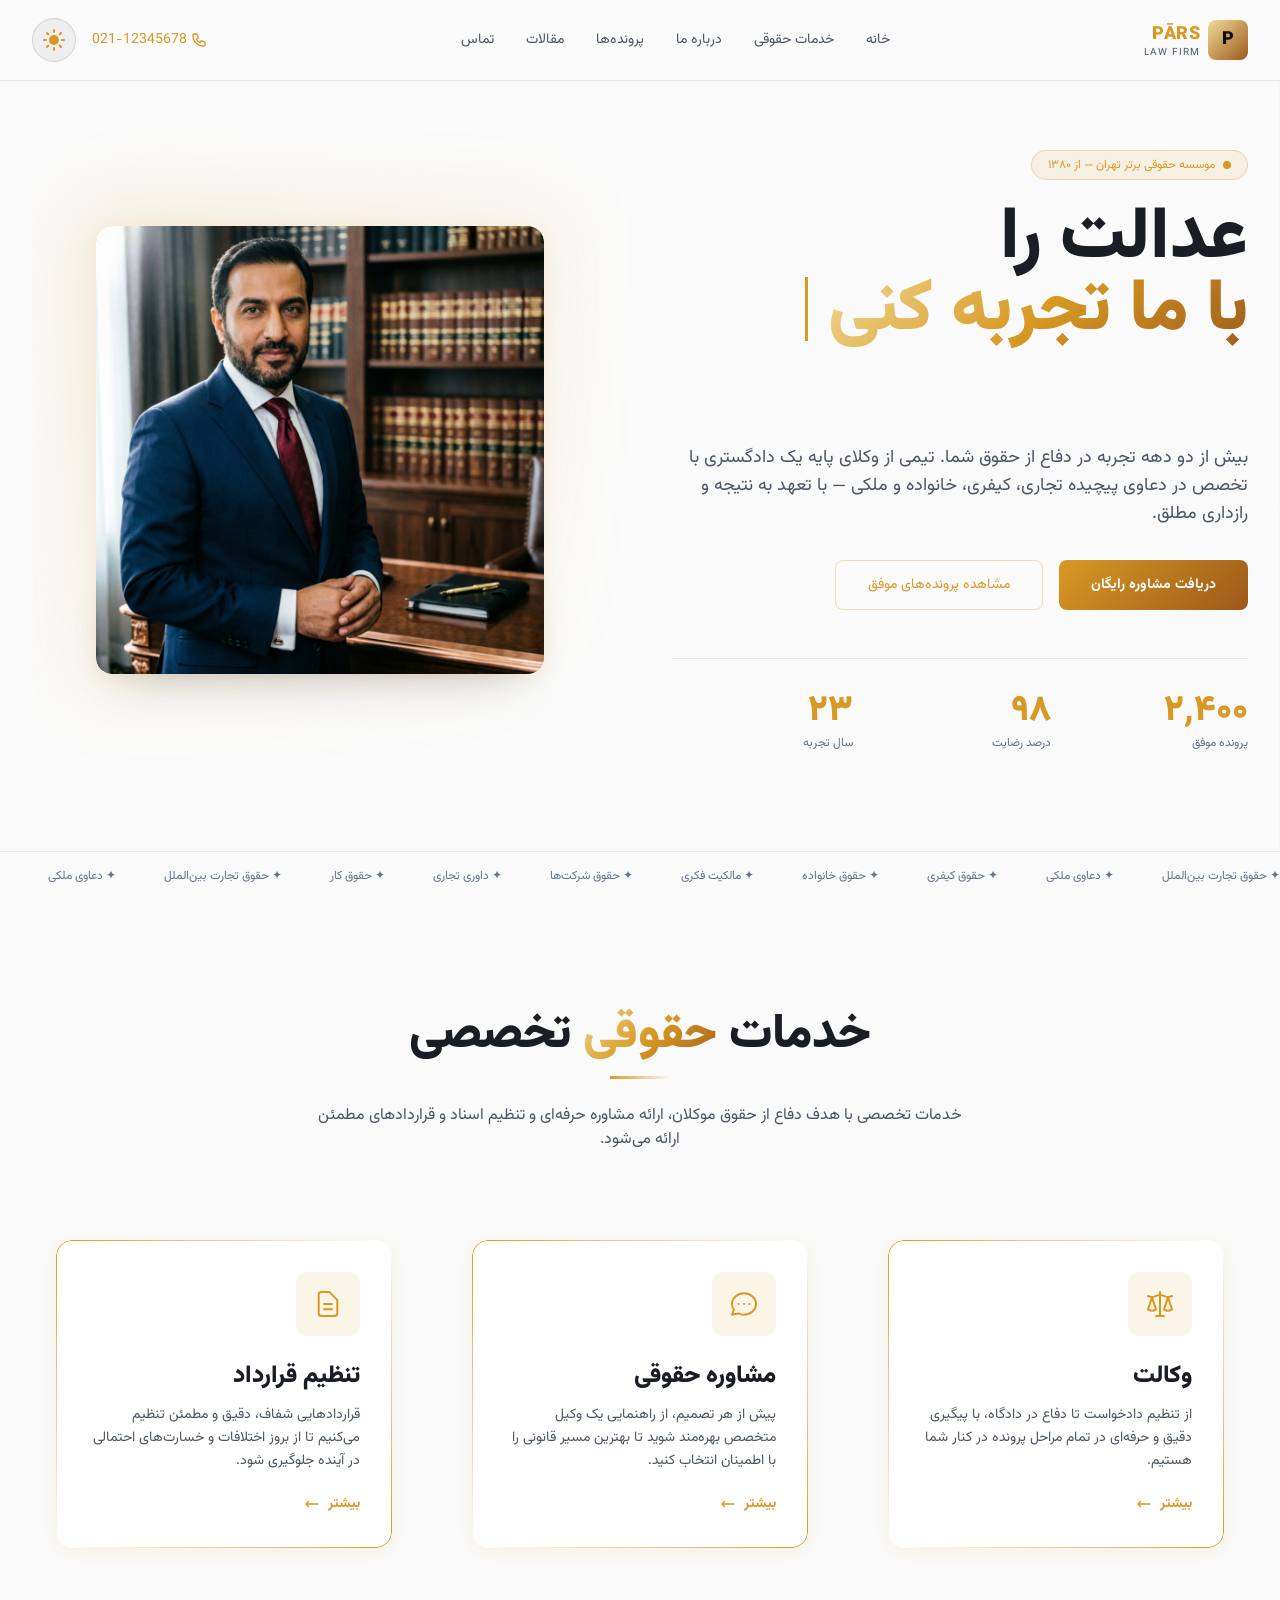
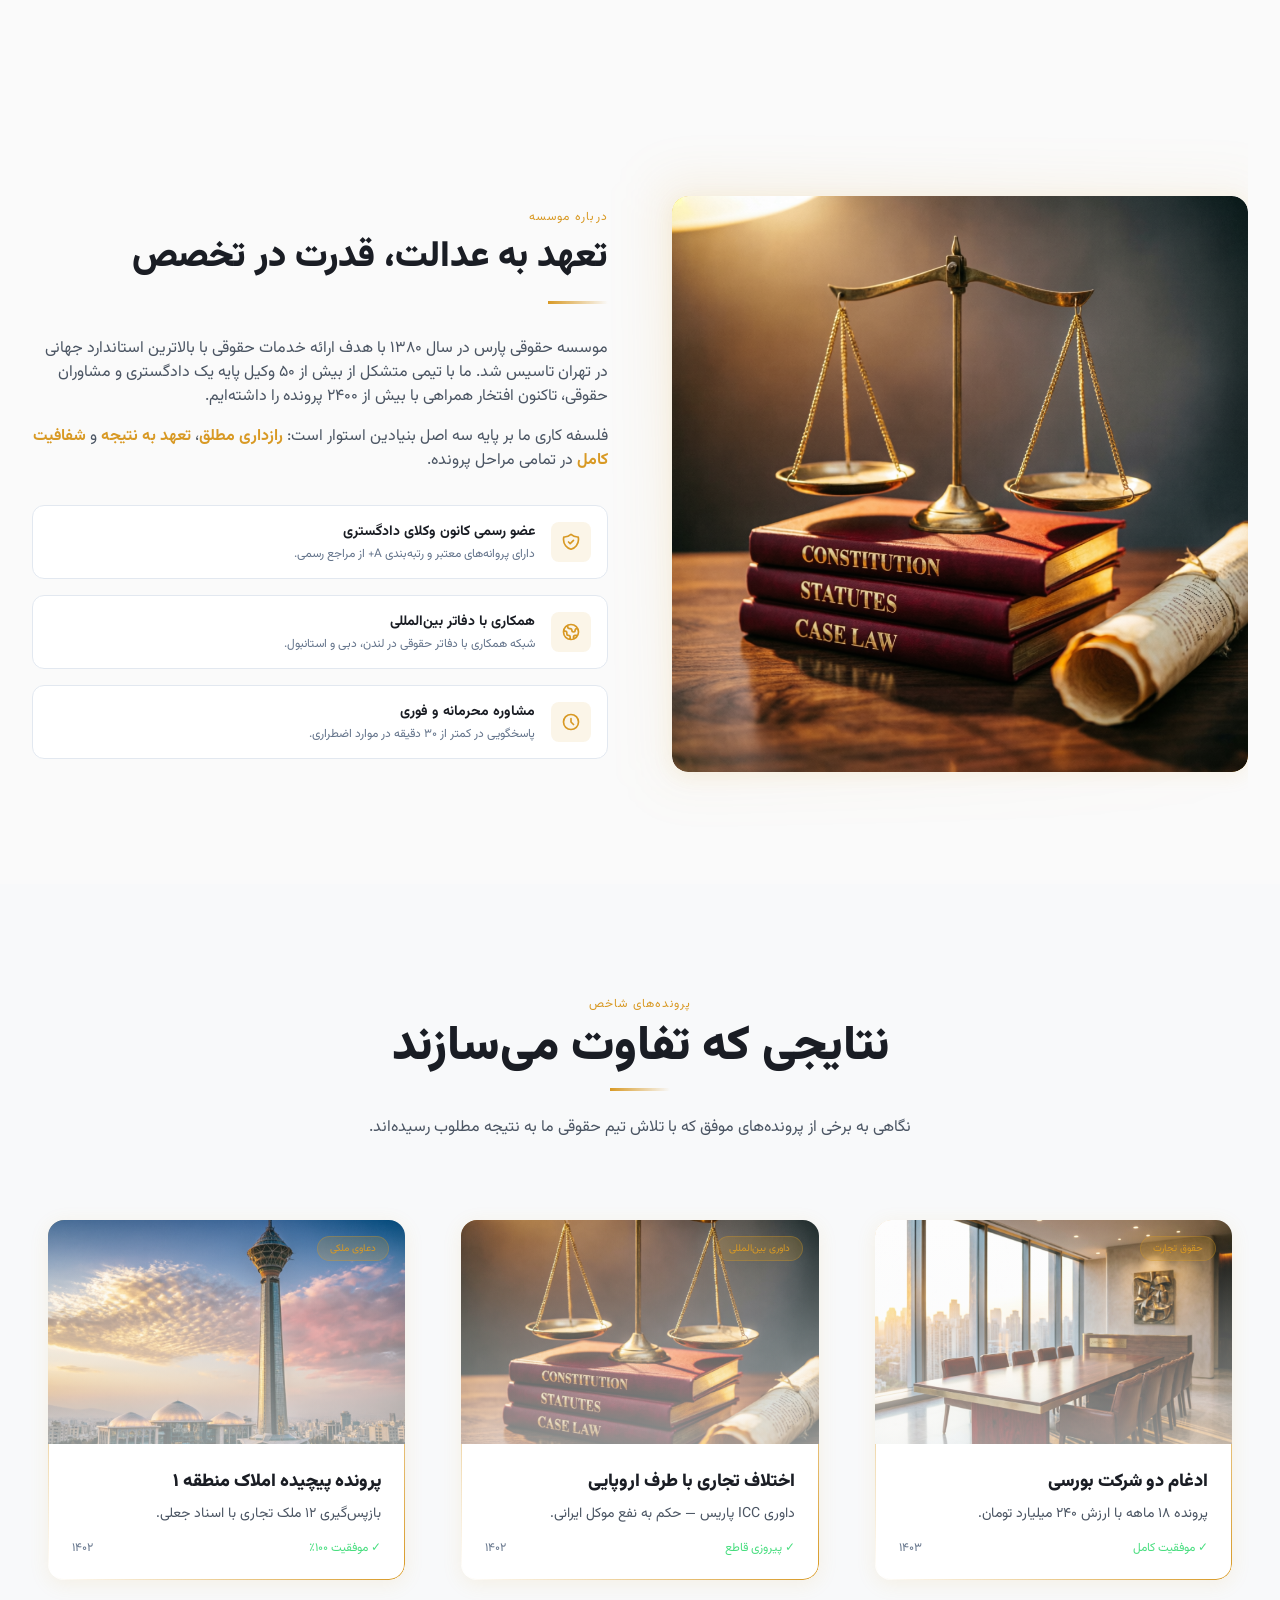
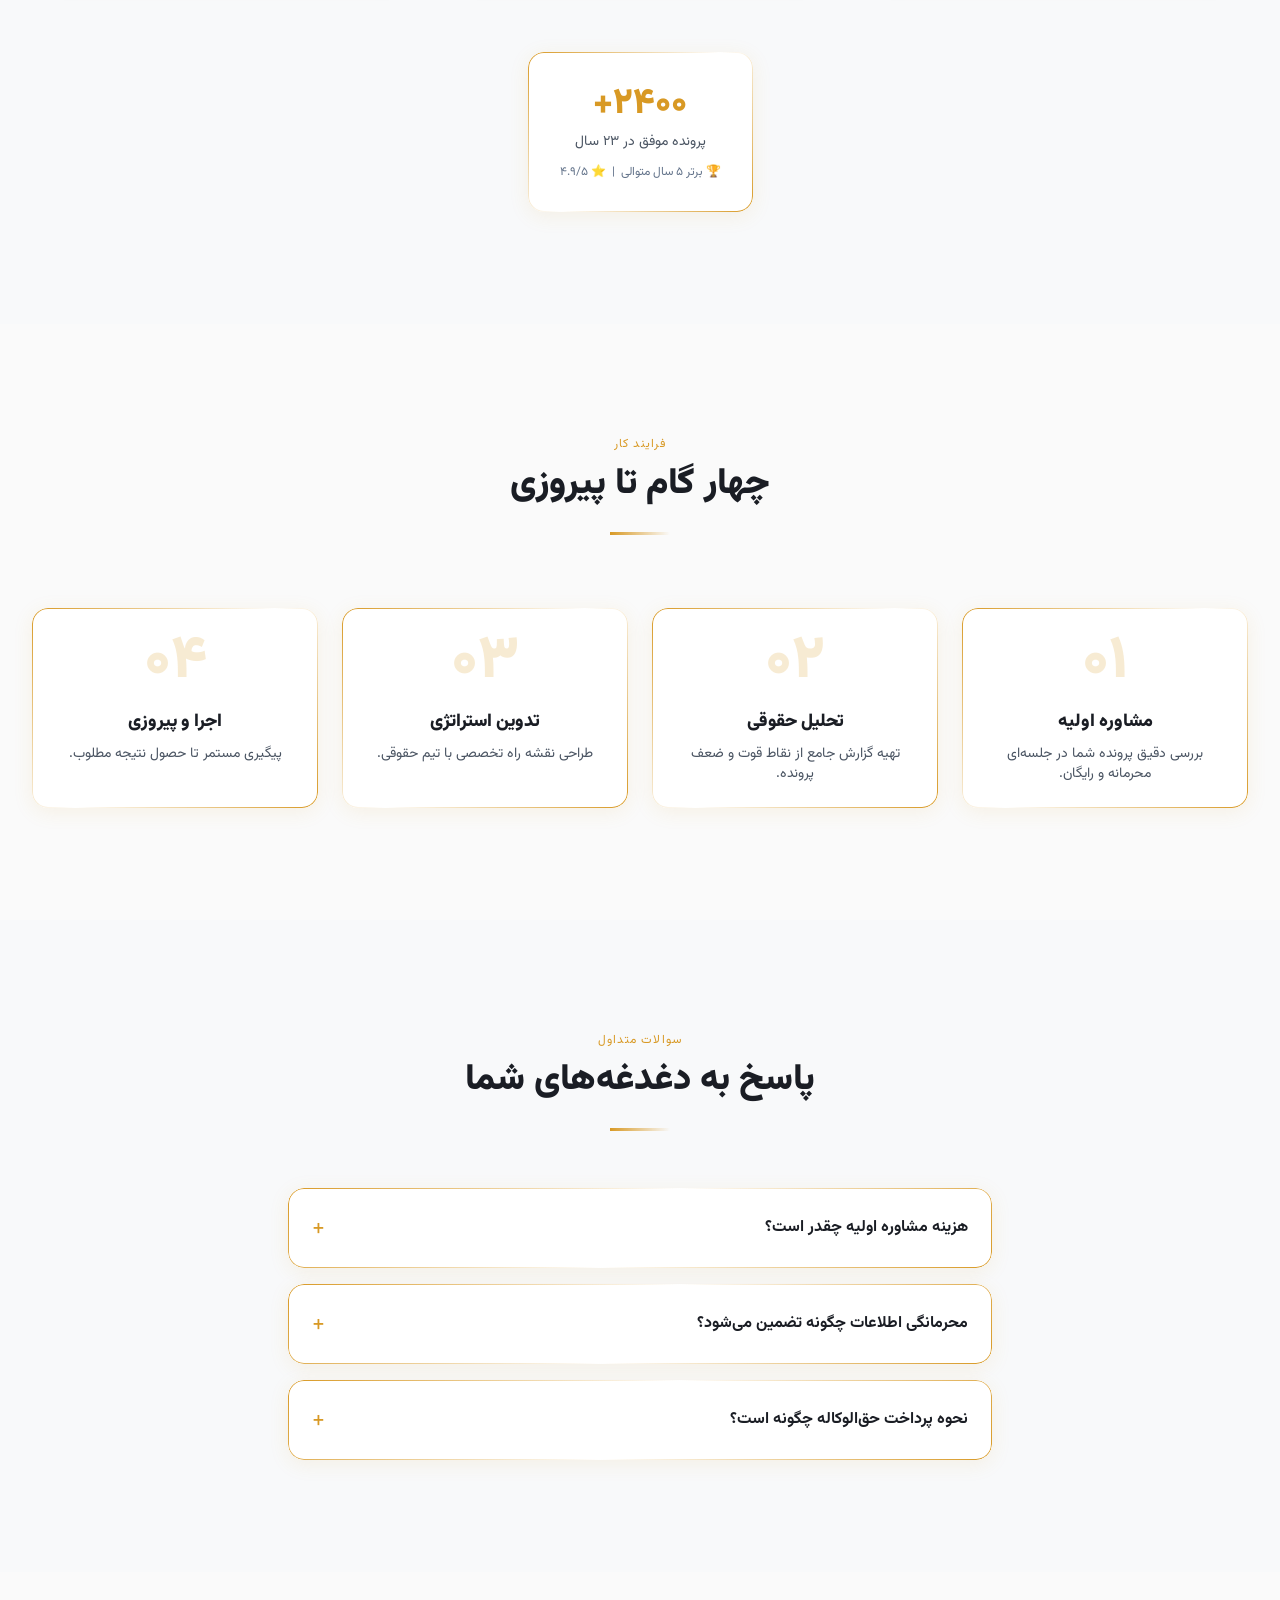
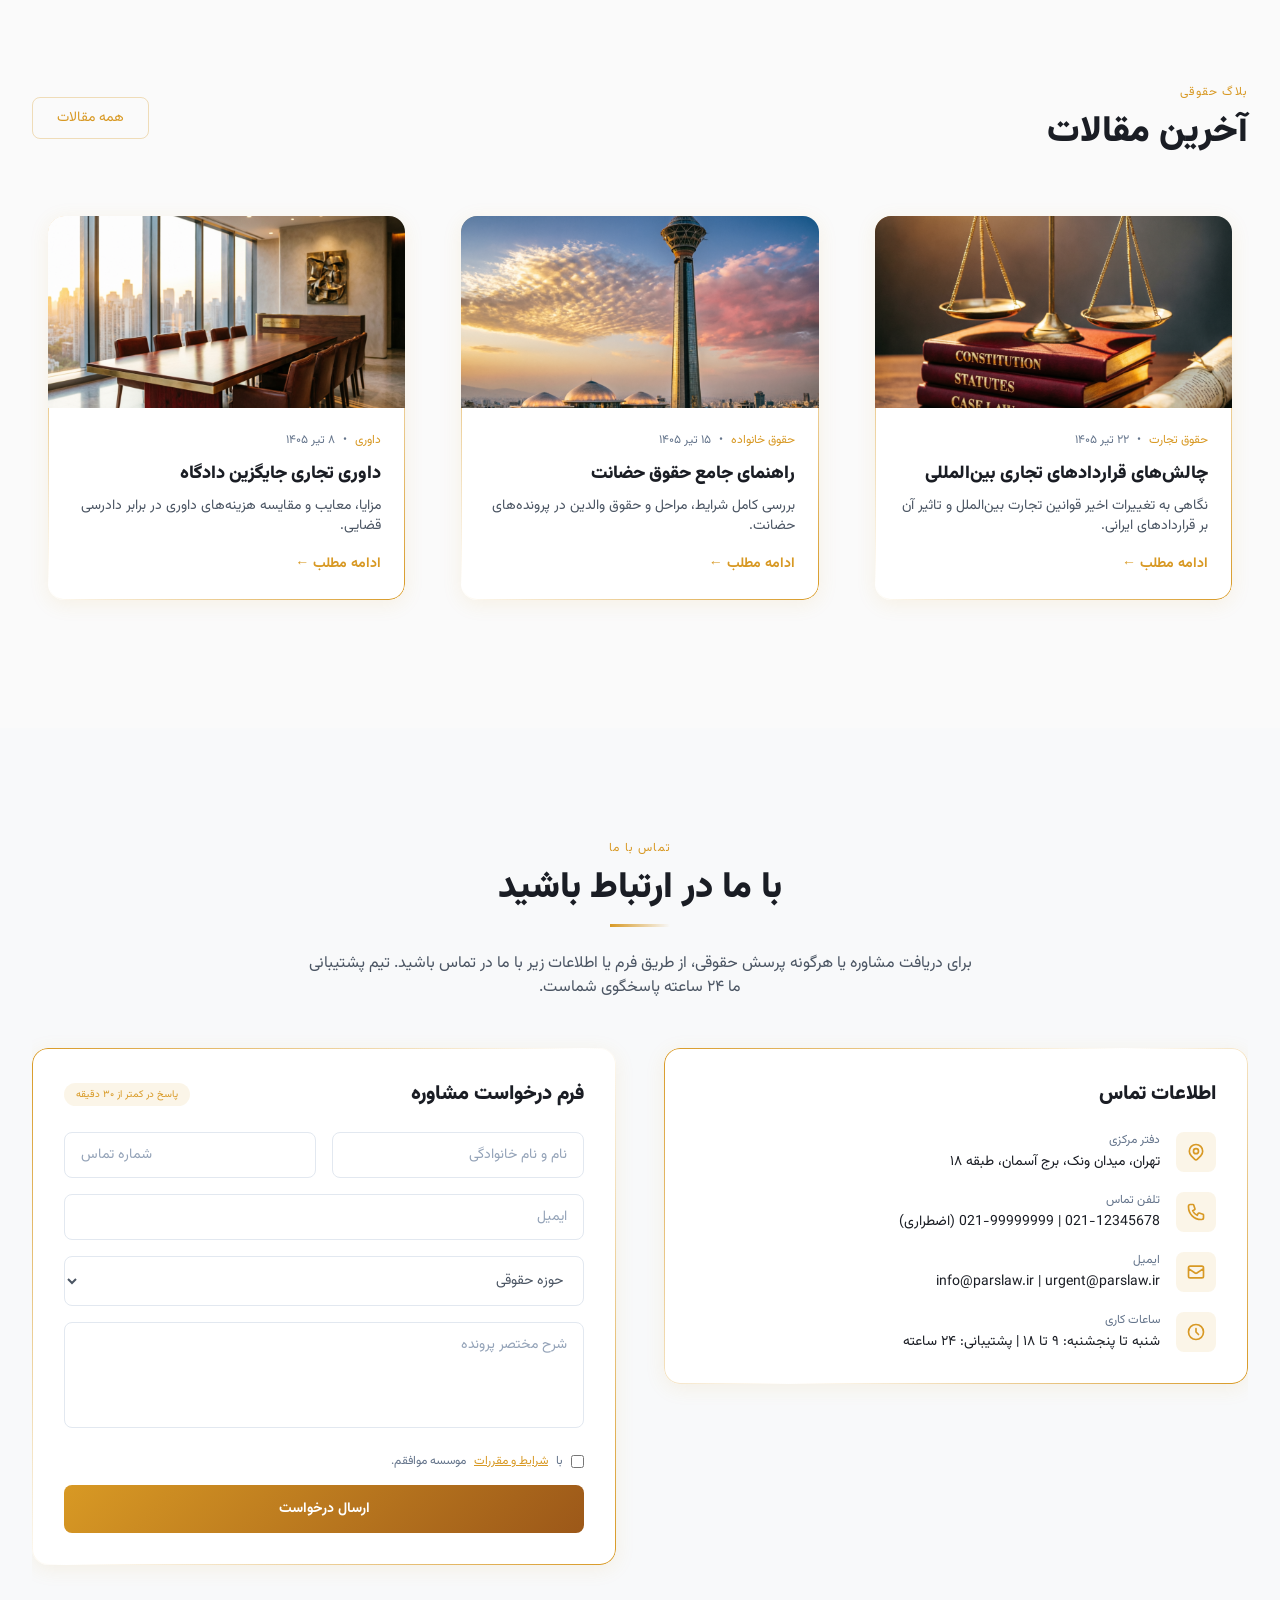
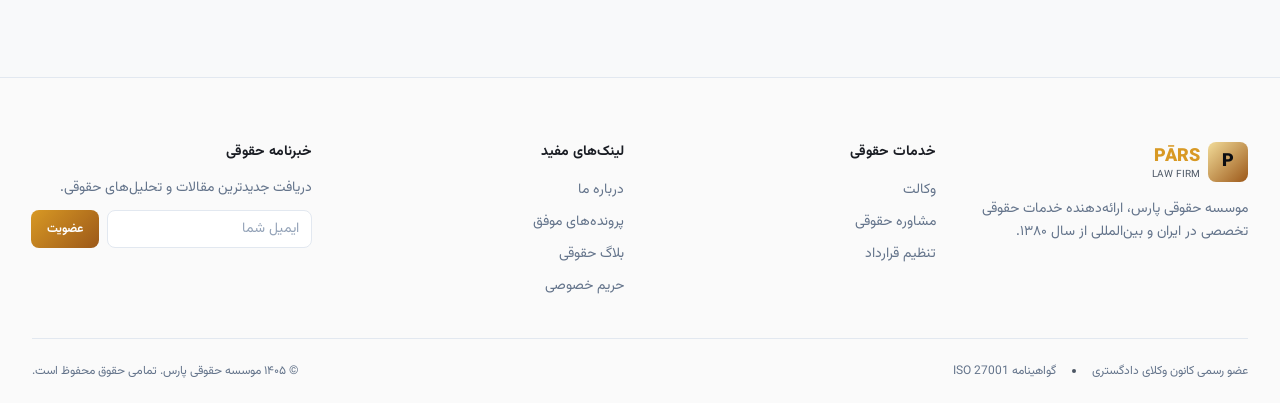
<file: index.html>
<!doctype html>
<html lang="fa" dir="rtl" data-theme="light" class="no-js">
  <head>
    <meta charset="UTF-8" />
    <meta name="viewport" content="width=device-width, initial-scale=1.0" />
    <title>موسسه حقوقی پارس | وکیل پایه یک دادگستری</title>
    <meta
      name="description"
      content="موسسه حقوقی پارس، ارائه‌دهنده خدمات حقوقی تخصصی در ایران و بین‌المللی از سال ۱۳۸۰."
    />

    <!-- Pre-paint theme & capability flags: see the inline script right after
         the <body> opening tag. It runs before the page content is painted and
         keeps data-theme (html) and body.light-mode in sync with the saved or
         system theme, so no wrong-theme flash can occur. -->

    <!-- Tailwind CSS: pre-built locally (replaces the runtime CDN script).
         Rebuild with: npx tailwindcss -i tailwind.input.css -o tailwind.css --minify -->
    <link rel="stylesheet" href="tailwind.css" />

    <!-- Vazirmatn Font: local files, registered in style.css with system fallbacks.
         Preloaded so the swap happens before first paint and causes no layout shift. -->
    <link
      rel="preload"
      href="fonts/Vazirmatn-Regular.woff2"
      as="font"
      type="font/woff2"
      crossorigin
    />
    <link
      rel="preload"
      href="fonts/Vazirmatn-Bold.woff2"
      as="font"
      type="font/woff2"
      crossorigin
    />
    <link
      rel="preload"
      href="fonts/Vazirmatn-Black.woff2"
      as="font"
      type="font/woff2"
      crossorigin
    />

    <!-- AOS -->
    <link rel="stylesheet" href="vendor/aos.css" />
    <script src="vendor/aos.js"></script>

    <!-- GSAP -->
    <script src="vendor/gsap.min.js"></script>
    <script src="vendor/ScrollTrigger.min.js"></script>

    <!-- Custom CSS -->
    <link rel="stylesheet" href="style.css" />
  </head>
  <body class="noise light-mode">
    <!-- Pre-paint theme sync & capability flags. Intentional critical inline
         script: body exists here and no content has painted yet, so the theme
         class lands on the element the CSS actually reacts to (body.light-mode)
         with no flash. It also marks no-aos when the AOS script failed to load,
         and arms a fallback that reveals animated content if the main
         script.js never runs. The no-js flag itself is cleared by script.js. -->
    <script>
      (function () {
        var root = document.documentElement;

        var theme = "light";
        try {
          // Default theme is LIGHT; only an explicit saved choice overrides it
          // (system preference intentionally does not).
          var saved = localStorage.getItem("theme");
          if (saved === "light" || saved === "dark") {
            theme = saved;
          }
        } catch (e) {
          /* storage unavailable — keep light default */
        }

        root.setAttribute("data-theme", theme);
        document.body.classList.toggle("light-mode", theme === "light");

        if (typeof AOS === "undefined") {
          root.classList.add("no-aos");
        }
        // If the main script never runs (blocked or failed to load), AOS
        // cannot reveal [data-aos] content — force it visible.
        setTimeout(function () {
          if (!window.__aosReady) root.classList.add("no-aos");
        }, 3000);
        // Independent preloader safety net: even if script.js is delayed,
        // blocked, or crashes early, the page can never stay covered.
        setTimeout(function () {
          var pre = document.getElementById("preloader");
          if (pre) pre.classList.add("hide");
        }, 5000);
      })();
    </script>

    <!-- Custom Cursor -->
    <div id="cursor" class="custom-cursor hidden md:block"></div>

    <!-- Preloader -->
    <div id="preloader">
      <div class="loader-logo"></div>
    </div>

    <!-- Scroll Progress -->
    <div id="scroll-progress"></div>

    <!-- Navigation -->
    <nav
      id="navbar"
      class="fixed top-0 right-0 left-0 z-50 nav-blur border-b border-white/5 transition-all duration-300"
    >
      <div class="max-w-7xl mx-auto px-4 sm:px-6 lg:px-8">
        <div class="flex items-center justify-between h-16 lg:h-20">
          <!-- Logo -->
          <a href="#home" class="flex items-center gap-2">
            <div
              class="w-10 h-10 rounded-lg bg-gradient-to-br from-gold-light to-gold-dark flex items-center justify-center"
            >
              <span class="font-display text-dark font-bold text-lg"
                >P</span
              >
            </div>
            <div class="hidden sm:block">
              <span
                class="font-display text-gold text-lg font-bold tracking-wide"
                >PĀRS</span
              >
              <span
                class="block text-[10px] text-gray-400 -mt-1 tracking-widest"
                >LAW FIRM</span
              >
            </div>
          </a>

          <!-- Desktop Menu -->
          <div class="hidden lg:flex items-center gap-8">
            <a
              href="#home"
              class="fancy-link text-sm text-gray-300 hover:text-gold transition"
              >خانه</a
            >
            <a
              href="#services"
              class="fancy-link text-sm text-gray-300 hover:text-gold transition"
              >خدمات حقوقی</a
            >
            <a
              href="#about"
              class="fancy-link text-sm text-gray-300 hover:text-gold transition"
              >درباره ما</a
            >
            <a
              href="#cases"
              class="fancy-link text-sm text-gray-300 hover:text-gold transition"
              >پرونده‌ها</a
            >
            <a
              href="#blog"
              class="fancy-link text-sm text-gray-300 hover:text-gold transition"
              >مقالات</a
            >
            <a
              href="#contact"
              class="fancy-link text-sm text-gray-300 hover:text-gold transition"
              >تماس</a
            >
          </div>

          <!-- CTA + Theme Toggle + Phone -->
          <div class="hidden lg:flex items-center gap-4">
            <a
              href="tel:+982112345678"
              class="text-sm text-gold flex items-center gap-1"
            >
              <svg
                class="w-4 h-4"
                fill="none"
                stroke="currentColor"
                viewBox="0 0 24 24"
              >
                <path
                  stroke-linecap="round"
                  stroke-linejoin="round"
                  stroke-width="2"
                  d="M3 5a2 2 0 012-2h3.28a1 1 0 01.948.684l1.498 4.493a1 1 0 01-.502 1.21l-2.257 1.13a11.042 11.042 0 005.516 5.516l1.13-2.257a1 1 0 011.21-.502l4.493 1.498a1 1 0 01.684.949V19a2 2 0 01-2 2h-1C9.716 21 3 14.284 3 6V5z"
                />
              </svg>
              021-12345678
            </a>

            <!-- Smart Sun & Moon Morphing Toggle -->
            <button
              id="themeToggle"
              class="theme-toggle-btn"
              aria-label="تغییر تم"
            >
              <svg
                class="theme-icon"
                viewBox="0 0 24 24"
                fill="none"
                xmlns="http://www.w3.org/2000/svg"
              >
                <defs>
                  <mask id="moon-mask">
                    <rect x="0" y="0" width="24" height="24" fill="white" />
                    <circle
                      class="mask-circle"
                      cx="18"
                      cy="6"
                      r="5"
                      fill="black"
                    />
                  </mask>
                </defs>
                <!-- Sun Rays -->
                <g class="sun-rays">
                  <line
                    class="ray"
                    x1="12"
                    y1="2"
                    x2="12"
                    y2="4"
                    stroke="currentColor"
                    stroke-width="2"
                    stroke-linecap="round"
                  />
                  <line
                    class="ray"
                    x1="12"
                    y1="20"
                    x2="12"
                    y2="22"
                    stroke="currentColor"
                    stroke-width="2"
                    stroke-linecap="round"
                  />
                  <line
                    class="ray"
                    x1="2"
                    y1="12"
                    x2="4"
                    y2="12"
                    stroke="currentColor"
                    stroke-width="2"
                    stroke-linecap="round"
                  />
                  <line
                    class="ray"
                    x1="20"
                    y1="12"
                    x2="22"
                    y2="12"
                    stroke="currentColor"
                    stroke-width="2"
                    stroke-linecap="round"
                  />
                  <line
                    class="ray"
                    x1="4.93"
                    y1="4.93"
                    x2="6.34"
                    y2="6.34"
                    stroke="currentColor"
                    stroke-width="2"
                    stroke-linecap="round"
                  />
                  <line
                    class="ray"
                    x1="17.66"
                    y1="17.66"
                    x2="19.07"
                    y2="19.07"
                    stroke="currentColor"
                    stroke-width="2"
                    stroke-linecap="round"
                  />
                  <line
                    class="ray"
                    x1="4.93"
                    y1="19.07"
                    x2="6.34"
                    y2="17.66"
                    stroke="currentColor"
                    stroke-width="2"
                    stroke-linecap="round"
                  />
                  <line
                    class="ray"
                    x1="17.66"
                    y1="6.34"
                    x2="19.07"
                    y2="4.93"
                    stroke="currentColor"
                    stroke-width="2"
                    stroke-linecap="round"
                  />
                </g>
                <!-- Main Body (Sun/Moon) -->
                <circle
                  class="sun-body"
                  cx="12"
                  cy="12"
                  r="5"
                  fill="currentColor"
                  mask="url(#moon-mask)"
                />
              </svg>
            </button>
          </div>

              <!-- Mobile Burger -->
              <button
                id="burger"
                class="lg:hidden text-gold p-2"
                aria-label="باز کردن منو"
                aria-expanded="false"
                aria-controls="mobileMenu"
              >
            <svg
              class="w-6 h-6"
              fill="none"
              stroke="currentColor"
              viewBox="0 0 24 24"
            >
              <path
                stroke-linecap="round"
                stroke-linejoin="round"
                stroke-width="2"
                d="M4 6h16M4 12h16M4 18h16"
              />
            </svg>
          </button>
        </div>
      </div>

      <!-- Mobile Menu -->
      <div
        id="mobileMenu"
        class="hidden lg:hidden bg-dark-card border-t border-white/5"
      >
        <div class="px-4 py-4 space-y-3">
          <a
            href="#home"
            class="block text-sm text-gray-300 hover:text-gold py-2"
            >خانه</a
          >
          <a
            href="#services"
            class="block text-sm text-gray-300 hover:text-gold py-2"
            >خدمات حقوقی</a
          >
          <a
            href="#about"
            class="block text-sm text-gray-300 hover:text-gold py-2"
            >درباره ما</a
          >
          <a
            href="#cases"
            class="block text-sm text-gray-300 hover:text-gold py-2"
            >پرونده‌ها</a
          >
          <a
            href="#blog"
            class="block text-sm text-gray-300 hover:text-gold py-2"
            >مقالات</a
          >
          <a
            href="#contact"
            class="block text-sm text-gray-300 hover:text-gold py-2"
            >تماس</a
          >
          <div class="pt-3 border-t border-white/10 flex flex-col gap-3">
            <button
              id="themeToggleMobile"
              class="theme-toggle-btn w-full justify-center"
              aria-label="تغییر تم"
            >
              <svg
                class="theme-icon"
                viewBox="0 0 24 24"
                fill="none"
                xmlns="http://www.w3.org/2000/svg"
              >
                <defs>
                  <mask id="moon-mask-mobile">
                    <rect x="0" y="0" width="24" height="24" fill="white" />
                    <circle
                      class="mask-circle"
                      cx="18"
                      cy="6"
                      r="5"
                      fill="black"
                    />
                  </mask>
                </defs>
                <g class="sun-rays">
                  <line
                    class="ray"
                    x1="12"
                    y1="2"
                    x2="12"
                    y2="4"
                    stroke="currentColor"
                    stroke-width="2"
                    stroke-linecap="round"
                  />
                  <line
                    class="ray"
                    x1="12"
                    y1="20"
                    x2="12"
                    y2="22"
                    stroke="currentColor"
                    stroke-width="2"
                    stroke-linecap="round"
                  />
                  <line
                    class="ray"
                    x1="2"
                    y1="12"
                    x2="4"
                    y2="12"
                    stroke="currentColor"
                    stroke-width="2"
                    stroke-linecap="round"
                  />
                  <line
                    class="ray"
                    x1="20"
                    y1="12"
                    x2="22"
                    y2="12"
                    stroke="currentColor"
                    stroke-width="2"
                    stroke-linecap="round"
                  />
                  <line
                    class="ray"
                    x1="4.93"
                    y1="4.93"
                    x2="6.34"
                    y2="6.34"
                    stroke="currentColor"
                    stroke-width="2"
                    stroke-linecap="round"
                  />
                  <line
                    class="ray"
                    x1="17.66"
                    y1="17.66"
                    x2="19.07"
                    y2="19.07"
                    stroke="currentColor"
                    stroke-width="2"
                    stroke-linecap="round"
                  />
                  <line
                    class="ray"
                    x1="4.93"
                    y1="19.07"
                    x2="6.34"
                    y2="17.66"
                    stroke="currentColor"
                    stroke-width="2"
                    stroke-linecap="round"
                  />
                  <line
                    class="ray"
                    x1="17.66"
                    y1="6.34"
                    x2="19.07"
                    y2="4.93"
                    stroke="currentColor"
                    stroke-width="2"
                    stroke-linecap="round"
                  />
                </g>
                <circle
                  class="sun-body"
                  cx="12"
                  cy="12"
                  r="5"
                  fill="currentColor"
                  mask="url(#moon-mask-mobile)"
                />
              </svg>
              <span class="text-sm">تغییر تم</span>
            </button>
            <a href="tel:+982112345678" class="text-sm text-gold"
              >021-12345678</a
            >
            <button
              data-open-modal
              class="btn-gold text-dark text-sm font-bold px-5 py-2.5 rounded-lg w-full"
            >
              رزرو مشاوره
            </button>
          </div>
        </div>
      </div>
    </nav>

    <!-- ===================== HERO ===================== -->
    <section
      id="home"
      class="hero-bg relative min-h-screen flex items-center pt-20 lg:pt-0 grid-lines overflow-hidden"
    >
      <div
        class="hero-content max-w-7xl mx-auto px-4 sm:px-6 lg:px-8 w-full relative z-10"
      >
        <div class="grid lg:grid-cols-2 gap-10 lg:gap-16 items-center">
          <div class="order-2 lg:order-1 text-center lg:text-right">
            <div
              class="inline-flex items-center gap-2 bg-gold/10 border border-gold/20 rounded-full px-4 py-1.5 mb-6"
              data-aos="fade-up"
            >
              <span
                class="w-2 h-2 rounded-full bg-gold animate-pulse"
              ></span>
              <span class="text-xs text-gold"
                >موسسه حقوقی برتر تهران — از ۱۳۸۰</span
              >
            </div>

                <h1
                  class="font-display text-3xl sm:text-4xl md:text-5xl lg:text-6xl xl:text-7xl font-bold leading-tight mb-6"
                >
                  <span class="text-white">عدالت را</span><br />
                  <!-- Stable typing area: the hidden sizer holds the longest
                       phrase plus the cursor, so typing/deleting/wrapping or
                       font swaps can never change the heading height or the
                       document flow (no scroll jumps). -->
                  <span class="typed-wrap">
                    <span class="typed-sizer" aria-hidden="true"
                      >با تخصص به نتیجه می‌رسانیم<span
                        class="cursor-blink h-10 sm:h-14 lg:h-16 align-middle"
                      ></span
                    ></span>
                    <span class="typed-line">
                      <span id="typed" class="text-gold-grad"
                        >با ما تجربه کنید</span
                      >
                      <span
                        class="cursor-blink h-10 sm:h-14 lg:h-16 align-middle"
                      ></span>
                    </span>
                  </span>
                </h1>

            <p
              class="text-gray-400 text-sm sm:text-base lg:text-lg leading-relaxed mb-8 max-w-xl mx-auto lg:mx-0"
              data-aos="fade-up"
              data-aos-delay="200"
            >
              بیش از دو دهه تجربه در دفاع از حقوق شما. تیمی از وکلای پایه یک
              دادگستری با تخصص در دعاوی پیچیده تجاری، کیفری، خانواده و ملکی
              — با تعهد به نتیجه و رازداری مطلق.
            </p>

            <div
              class="flex flex-col sm:flex-row gap-4 justify-center lg:justify-start"
              data-aos="fade-up"
              data-aos-delay="300"
            >
              <button
                data-open-modal
                class="btn-gold text-dark font-bold px-8 py-3.5 rounded-lg text-sm"
              >
                دریافت مشاوره رایگان
              </button>
              <a
                href="#cases"
                class="border border-gold/30 text-gold hover:bg-gold/10 px-8 py-3.5 rounded-lg text-sm transition text-center"
              >
                مشاهده پرونده‌های موفق
              </a>
            </div>

            <div
              class="grid grid-cols-3 gap-4 mt-12 pt-8 border-t border-white/10"
              data-aos="fade-up"
              data-aos-delay="400"
            >
              <div class="text-center lg:text-right">
                <div
                  class="num-big text-2xl sm:text-3xl lg:text-4xl text-gold counter"
                  data-target="2400"
                >
                  ۰
                </div>
                <div class="text-xs text-gray-500 mt-1">پرونده موفق</div>
              </div>
              <div class="text-center lg:text-right">
                <div
                  class="num-big text-2xl sm:text-3xl lg:text-4xl text-gold counter"
                  data-target="98"
                >
                  ۰
                </div>
                <div class="text-xs text-gray-500 mt-1">درصد رضایت</div>
              </div>
              <div class="text-center lg:text-right">
                <div
                  class="num-big text-2xl sm:text-3xl lg:text-4xl text-gold counter"
                  data-target="23"
                >
                  ۰
                </div>
                <div class="text-xs text-gray-500 mt-1">سال تجربه</div>
              </div>
            </div>
          </div>

          <div
            class="order-1 lg:order-2 relative flex justify-center"
            data-aos="fade-left"
            data-aos-delay="300"
          >
            <div class="relative w-64 sm:w-80 md:w-96 lg:w-full max-w-md">
              <div
                class="absolute -inset-4 bg-gradient-to-br from-gold/20 to-transparent rounded-2xl blur-2xl"
              ></div>
              <div class="glow-border rounded-2xl overflow-hidden relative">
                <img
                  src="images/lawyer.png"
                  alt="دکتر امیر پارسا، وکیل پایه یک دادگستری"
                  width="1024"
                  height="1024"
                  class="w-full rounded-2xl relative"
                />
              </div>
              <div
                class="absolute bottom-4 right-4 left-4 bg-dark-card/95 backdrop-blur-md border border-gold/30 rounded-xl p-3 shadow-2xl floating"
              >
                <div class="text-xs text-gray-300 mb-1 font-bold">
                  دکتر امیر پارسا
                </div>
                <div class="text-[10px] text-gray-400">
                  وکیل پایه یک دادگستری | استاد دانشگاه
                </div>
                <div class="flex items-center gap-1 mt-2">
                  <span class="text-gold text-xs">★</span>
                  <span class="text-xs text-gold font-bold">۴.۹ از ۵</span>
                  <span class="text-[10px] text-gray-500 mr-auto"
                    >رتبه برتر کانون وکلا</span
                  >
                </div>
              </div>
            </div>
          </div>
        </div>
      </div>

          <div
            class="marquee-bar absolute bottom-0 left-0 right-0 border-t border-white/5 bg-dark/80 backdrop-blur py-4 overflow-hidden"
          >
        <div class="marquee text-xs text-gray-500">
          <div class="marquee-set">
            <span>✦ حقوق تجارت بین‌الملل</span><span>✦ دعاوی ملکی</span
            ><span>✦ حقوق کیفری</span><span>✦ حقوق خانواده</span
            ><span>✦ مالکیت فکری</span><span>✦ حقوق شرکت‌ها</span
            ><span>✦ داوری تجاری</span><span>✦ حقوق کار</span>
          </div>
          <div class="marquee-set" aria-hidden="true">
            <span>✦ حقوق تجارت بین‌الملل</span><span>✦ دعاوی ملکی</span
            ><span>✦ حقوق کیفری</span><span>✦ حقوق خانواده</span
            ><span>✦ مالکیت فکری</span><span>✦ حقوق شرکت‌ها</span
            ><span>✦ داوری تجاری</span><span>✦ حقوق کار</span>
          </div>
          <div class="marquee-set" aria-hidden="true">
            <span>✦ حقوق تجارت بین‌الملل</span><span>✦ دعاوی ملکی</span
            ><span>✦ حقوق کیفری</span><span>✦ حقوق خانواده</span
            ><span>✦ مالکیت فکری</span><span>✦ حقوق شرکت‌ها</span
            ><span>✦ داوری تجاری</span><span>✦ حقوق کار</span>
          </div>
          <div class="marquee-set" aria-hidden="true">
            <span>✦ حقوق تجارت بین‌الملل</span><span>✦ دعاوی ملکی</span
            ><span>✦ حقوق کیفری</span><span>✦ حقوق خانواده</span
            ><span>✦ مالکیت فکری</span><span>✦ حقوق شرکت‌ها</span
            ><span>✦ داوری تجاری</span><span>✦ حقوق کار</span>
          </div>
        </div>
      </div>
    </section>

    <!-- ===================== SERVICES - Magnetic + Ripple + Morphing ===================== -->
    <section id="services" class="py-16 sm:py-20 lg:py-28 relative">
      <div class="max-w-7xl mx-auto px-4 sm:px-6 lg:px-8">
        <div class="text-center mb-12 lg:mb-16" data-aos="fade-up">
          <h2
            class="font-display text-2xl sm:text-3xl lg:text-4xl xl:text-5xl font-bold mb-4"
          >
            خدمات <span class="text-gold-grad">حقوقی</span> تخصصی
          </h2>
          <div class="section-divider mx-auto mb-4"></div>
          <p
            class="text-gray-400 text-sm sm:text-base max-w-2xl mx-auto leading-relaxed"
          >
            خدمات تخصصی با هدف دفاع از حقوق موکلان، ارائه مشاوره حرفه‌ای و
            تنظیم اسناد و قراردادهای مطمئن ارائه می‌شود.
          </p>
        </div>

        <div class="grid sm:grid-cols-2 lg:grid-cols-3 gap-6 lg:gap-8">
          <!-- Card 1: وکالت -->
          <div
            class="magnetic-container p-6"
            data-aos="fade-up"
            data-aos-delay="100"
          >
            <div
              class="service-card-advanced glow-border rounded-2xl p-6 sm:p-8 group relative overflow-hidden"
            >
              <!-- Icon with Morphing -->
              <div
                class="icon-morph-wrap w-14 h-14 sm:w-16 sm:h-16 rounded-xl bg-gold/10 flex items-center justify-center mb-5 sm:mb-6 relative"
              >
                <svg
                  class="icon-default w-7 h-7 sm:w-8 sm:h-8 text-gold"
                  fill="none"
                  stroke="currentColor"
                  viewBox="0 0 24 24"
                >
                  <path
                    stroke-linecap="round"
                    stroke-linejoin="round"
                    stroke-width="1.5"
                    d="M3 6l3 1m0 0l-3 9a5.002 5.002 0 006.001 0M6 7l3 9M6 7l6-2m6 2l3-1m-3 1l-3 9a5.002 5.002 0 006.001 0M18 7l3 9m-3-9l-6-2m0-2v2m0 16V5m0 16H9m3 0h3"
                  />
                </svg>
                <svg
                  class="icon-hover absolute w-7 h-7 sm:w-8 sm:h-8 text-gold"
                  fill="none"
                  stroke="currentColor"
                  viewBox="0 0 24 24"
                >
                  <path
                    stroke-linecap="round"
                    stroke-linejoin="round"
                    stroke-width="1.5"
                    d="M13 10V3L4 14h7v7l9-11h-7z"
                  />
                </svg>
              </div>
              <!-- Text with Morphing -->
              <div class="text-morph-wrap overflow-hidden mb-3">
<h3 class="text-morph-a font-display text-xl sm:text-2xl font-bold text-white"
                  >
                    وکالت
                  </h3>
<h3 class="text-morph-b font-display text-xl sm:text-2xl font-bold text-gold" aria-hidden="true"
                  >
                    دفاع تخصصی
                  </h3>
</div>
              <p class="text-gray-400 text-sm leading-relaxed mb-5">
                از تنظیم دادخواست تا دفاع در دادگاه، با پیگیری دقیق و
                حرفه‌ای در تمام مراحل پرونده در کنار شما هستیم.
              </p>
              <a
                href="#contact"
                class="inline-flex items-center gap-2 text-gold text-sm font-bold"
              >
                بیشتر
                <svg
                  class="w-4 h-4 rotate-180"
                  fill="none"
                  stroke="currentColor"
                  viewBox="0 0 24 24"
                >
                  <path
                    stroke-linecap="round"
                    stroke-linejoin="round"
                    stroke-width="2"
                    d="M17 8l4 4m0 0l-4 4m4-4H3"
                  />
                </svg>
              </a>
            </div>
          </div>

          <!-- Card 2: مشاوره حقوقی -->
          <div
            class="magnetic-container p-6"
            data-aos="fade-up"
            data-aos-delay="200"
          >
            <div
              class="service-card-advanced glow-border rounded-2xl p-6 sm:p-8 group relative overflow-hidden"
            >
              <div
                class="icon-morph-wrap w-14 h-14 sm:w-16 sm:h-16 rounded-xl bg-gold/10 flex items-center justify-center mb-5 sm:mb-6 relative"
              >
                <svg
                  class="icon-default w-7 h-7 sm:w-8 sm:h-8 text-gold"
                  fill="none"
                  stroke="currentColor"
                  viewBox="0 0 24 24"
                >
                  <path
                    stroke-linecap="round"
                    stroke-linejoin="round"
                    stroke-width="1.5"
                    d="M8 12h.01M12 12h.01M16 12h.01M21 12c0 4.418-4.03 8-9 8a9.863 9.863 0 01-4.255-.949L3 20l1.395-3.72C3.512 15.042 3 13.574 3 12c0-4.418 4.03-8 9-8s9 3.582 9 8z"
                  />
                </svg>
                <svg
                  class="icon-hover absolute w-7 h-7 sm:w-8 sm:h-8 text-gold"
                  fill="none"
                  stroke="currentColor"
                  viewBox="0 0 24 24"
                >
                  <path
                    stroke-linecap="round"
                    stroke-linejoin="round"
                    stroke-width="1.5"
                    d="M9.663 17h4.673M12 3v1m6.364 1.636l-.707.707M21 12h-1M4 12H3m3.343-5.657l-.707-.707m2.828 9.9a5 5 0 117.072 0l-.548.547A3.374 3.374 0 0014 18.469V19a2 2 0 11-4 0v-.531c0-.895-.356-1.754-.988-2.386l-.548-.547z"
                  />
                </svg>
              </div>
              <div class="text-morph-wrap overflow-hidden mb-3">
<h3 class="text-morph-a font-display text-xl sm:text-2xl font-bold text-white"
                  >
                    مشاوره حقوقی
                  </h3>
<h3 class="text-morph-b font-display text-xl sm:text-2xl font-bold text-gold" aria-hidden="true"
                  >
                    راهنمایی تخصصی
                  </h3>
</div>
              <p class="text-gray-400 text-sm leading-relaxed mb-5">
                پیش از هر تصمیم، از راهنمایی یک وکیل متخصص بهره‌مند شوید تا
                بهترین مسیر قانونی را با اطمینان انتخاب کنید.
              </p>
              <a
                href="#contact"
                class="inline-flex items-center gap-2 text-gold text-sm font-bold"
              >
                بیشتر
                <svg
                  class="w-4 h-4 rotate-180"
                  fill="none"
                  stroke="currentColor"
                  viewBox="0 0 24 24"
                >
                  <path
                    stroke-linecap="round"
                    stroke-linejoin="round"
                    stroke-width="2"
                    d="M17 8l4 4m0 0l-4 4m4-4H3"
                  />
                </svg>
              </a>
            </div>
          </div>

          <!-- Card 3: تنظیم قرارداد -->
          <div
            class="magnetic-container p-6 sm:col-span-2 lg:col-span-1"
            data-aos="fade-up"
            data-aos-delay="300"
          >
            <div
              class="service-card-advanced glow-border rounded-2xl p-6 sm:p-8 group relative overflow-hidden"
            >
              <div
                class="icon-morph-wrap w-14 h-14 sm:w-16 sm:h-16 rounded-xl bg-gold/10 flex items-center justify-center mb-5 sm:mb-6 relative"
              >
                <svg
                  class="icon-default w-7 h-7 sm:w-8 sm:h-8 text-gold"
                  fill="none"
                  stroke="currentColor"
                  viewBox="0 0 24 24"
                >
                  <path
                    stroke-linecap="round"
                    stroke-linejoin="round"
                    stroke-width="1.5"
                    d="M9 12h6m-6 4h6m2 5H7a2 2 0 01-2-2V5a2 2 0 012-2h5.586a1 1 0 01.707.293l5.414 5.414a1 1 0 01.293.707V19a2 2 0 01-2 2z"
                  />
                </svg>
                <svg
                  class="icon-hover absolute w-7 h-7 sm:w-8 sm:h-8 text-gold"
                  fill="none"
                  stroke="currentColor"
                  viewBox="0 0 24 24"
                >
                  <path
                    stroke-linecap="round"
                    stroke-linejoin="round"
                    stroke-width="1.5"
                    d="M9 12l2 2 4-4m6 2a9 9 0 11-18 0 9 9 0 0118 0z"
                  />
                </svg>
              </div>
              <div class="text-morph-wrap overflow-hidden mb-3">
<h3 class="text-morph-a font-display text-xl sm:text-2xl font-bold text-white"
                  >
                    تنظیم قرارداد
                  </h3>
<h3 class="text-morph-b font-display text-xl sm:text-2xl font-bold text-gold" aria-hidden="true"
                  >
                    قرارداد مطمئن
                  </h3>
</div>
              <p class="text-gray-400 text-sm leading-relaxed mb-5">
                قراردادهایی شفاف، دقیق و مطمئن تنظیم می‌کنیم تا از بروز
                اختلافات و خسارت‌های احتمالی در آینده جلوگیری شود.
              </p>
              <a
                href="#contact"
                class="inline-flex items-center gap-2 text-gold text-sm font-bold"
              >
                بیشتر
                <svg
                  class="w-4 h-4 rotate-180"
                  fill="none"
                  stroke="currentColor"
                  viewBox="0 0 24 24"
                >
                  <path
                    stroke-linecap="round"
                    stroke-linejoin="round"
                    stroke-width="2"
                    d="M17 8l4 4m0 0l-4 4m4-4H3"
                  />
                </svg>
              </a>
            </div>
          </div>
        </div>
      </div>
    </section>

    <!-- ===================== ABOUT ===================== -->
    <section id="about" class="py-16 sm:py-20 lg:py-28 relative">
      <div class="max-w-7xl mx-auto px-4 sm:px-6 lg:px-8">
        <div class="grid lg:grid-cols-2 gap-10 lg:gap-16 items-center">
          <div class="relative" data-aos="fade-left">
            <div
              class="absolute -inset-4 bg-gradient-to-br from-gold/10 to-transparent rounded-2xl blur-xl"
            ></div>
            <div class="glow-border rounded-2xl overflow-hidden relative">
              <img
                src="images/office.png"
                alt="فضای دفتر موسسه حقوقی پارس"
                loading="lazy"
                width="1024"
                height="1024"
                class="w-full rounded-2xl relative"
              />
            </div>
          </div>

          <div data-aos="fade-right">
            <span class="text-gold text-xs tracking-widest mb-3 block"
              >درباره موسسه</span
            >
            <h2
              class="font-display text-2xl sm:text-3xl lg:text-4xl font-bold mb-6"
            >
              تعهد به عدالت، قدرت در تخصص
            </h2>
            <div class="section-divider mb-6"></div>

            <p
              class="text-gray-400 text-sm sm:text-base leading-relaxed mb-4"
            >
              موسسه حقوقی پارس در سال ۱۳۸۰ با هدف ارائه خدمات حقوقی با
              بالاترین استاندارد جهانی در تهران تاسیس شد. ما با تیمی متشکل
              از بیش از ۵۰ وکیل پایه یک دادگستری و مشاوران حقوقی، تاکنون
              افتخار همراهی با بیش از ۲۴۰۰ پرونده را داشته‌ایم.
            </p>
            <p
              class="text-gray-400 text-sm sm:text-base leading-relaxed mb-8"
            >
              فلسفه کاری ما بر پایه سه اصل بنیادین استوار است:
              <span class="text-gold font-bold">رازداری مطلق</span>،
              <span class="text-gold font-bold">تعهد به نتیجه</span> و
              <span class="text-gold font-bold">شفافیت کامل</span> در تمامی
              مراحل پرونده.
            </p>

            <div class="space-y-4">
              <div
                class="flex items-start gap-4 p-4 rounded-xl bg-dark-card border border-white/5"
              >
                <div
                  class="w-10 h-10 rounded-lg bg-gold/10 flex items-center justify-center flex-shrink-0"
                >
                  <svg
                    class="w-5 h-5 text-gold"
                    fill="none"
                    stroke="currentColor"
                    viewBox="0 0 24 24"
                  >
                    <path
                      stroke-linecap="round"
                      stroke-linejoin="round"
                      stroke-width="2"
                      d="M9 12l2 2 4-4m5.618-4.016A11.955 11.955 0 0112 2.944a11.955 11.955 0 01-8.618 3.04A12.02 12.02 0 003 9c0 5.591 3.824 10.29 9 11.622 5.176-1.332 9-6.03 9-11.622 0-1.042-.133-2.052-.382-3.016z"
                    />
                  </svg>
                </div>
                <div>
                  <h4 class="text-white font-bold text-sm mb-1">
                    عضو رسمی کانون وکلای دادگستری
                  </h4>
                  <p class="text-gray-500 text-xs">
                    دارای پروانه‌های معتبر و رتبه‌بندی A+ از مراجع رسمی.
                  </p>
                </div>
              </div>
              <div
                class="flex items-start gap-4 p-4 rounded-xl bg-dark-card border border-white/5"
              >
                <div
                  class="w-10 h-10 rounded-lg bg-gold/10 flex items-center justify-center flex-shrink-0"
                >
                  <svg
                    class="w-5 h-5 text-gold"
                    fill="none"
                    stroke="currentColor"
                    viewBox="0 0 24 24"
                  >
                    <path
                      stroke-linecap="round"
                      stroke-linejoin="round"
                      stroke-width="2"
                      d="M3.055 11H5a2 2 0 012 2v1a2 2 0 002 2 2 2 0 012 2v2.945M8 3.935V5.5A2.5 2.5 0 0010.5 8h.5a2 2 0 012 2 2 2 0 104 0 2 2 0 012-2h1.064M15 20.488V18a2 2 0 012-2h3.064M21 12a9 9 0 11-18 0 9 9 0 0118 0z"
                    />
                  </svg>
                </div>
                <div>
                  <h4 class="text-white font-bold text-sm mb-1">
                    همکاری با دفاتر بین‌المللی
                  </h4>
                  <p class="text-gray-500 text-xs">
                    شبکه همکاری با دفاتر حقوقی در لندن، دبی و استانبول.
                  </p>
                </div>
              </div>
              <div
                class="flex items-start gap-4 p-4 rounded-xl bg-dark-card border border-white/5"
              >
                <div
                  class="w-10 h-10 rounded-lg bg-gold/10 flex items-center justify-center flex-shrink-0"
                >
                  <svg
                    class="w-5 h-5 text-gold"
                    fill="none"
                    stroke="currentColor"
                    viewBox="0 0 24 24"
                  >
                    <path
                      stroke-linecap="round"
                      stroke-linejoin="round"
                      stroke-width="2"
                      d="M12 8v4l3 3m6-3a9 9 0 11-18 0 9 9 0 0118 0z"
                    />
                  </svg>
                </div>
                <div>
                  <h4 class="text-white font-bold text-sm mb-1">
                    مشاوره محرمانه و فوری
                  </h4>
                  <p class="text-gray-500 text-xs">
                    پاسخگویی در کمتر از ۳۰ دقیقه در موارد اضطراری.
                  </p>
                </div>
              </div>
            </div>
          </div>
        </div>
      </div>
    </section>

    <!-- ===================== CASES - Magnetic + Morphing + Ripple ===================== -->
    <section
      id="cases"
      class="py-16 sm:py-20 lg:py-28 relative bg-dark-card/50"
    >
      <div class="max-w-7xl mx-auto px-4 sm:px-6 lg:px-8">
        <div class="text-center mb-12 lg:mb-16" data-aos="fade-up">
          <span class="text-gold text-xs tracking-widest mb-3 block"
            >پرونده‌های شاخص</span
          >
          <h2
            class="font-display text-2xl sm:text-3xl lg:text-4xl xl:text-5xl font-bold mb-4"
          >
            نتایجی که تفاوت می‌سازند
          </h2>
          <div class="section-divider mx-auto mb-4"></div>
          <p class="text-gray-400 text-sm sm:text-base max-w-2xl mx-auto">
            نگاهی به برخی از پرونده‌های موفق که با تلاش تیم حقوقی ما به
            نتیجه مطلوب رسیده‌اند.
          </p>
        </div>

        <div class="grid sm:grid-cols-2 lg:grid-cols-3 gap-6">
          <!-- Case 1 -->
          <div
            class="magnetic-container p-4"
            data-aos="fade-up"
            data-aos-delay="100"
          >
            <div
              class="case-card-advanced glow-border rounded-2xl overflow-hidden group relative"
            >
              <div class="relative h-48 sm:h-56 overflow-hidden">
                <img
                  src="images/team.png"
                  alt=""
                  loading="lazy"
                  width="1024"
                  height="1024"
                  class="w-full h-full object-cover"
                />
                <div
                  class="overlay absolute inset-0 bg-gradient-to-t from-dark via-dark/60 to-transparent opacity-60"
                ></div>
                <span
                  class="absolute top-4 right-4 bg-gold/20 text-gold text-[10px] px-3 py-1 rounded-full border border-gold/30"
                  >حقوق تجارت</span
                >
              </div>
              <div class="p-5 sm:p-6">
                <div class="text-morph-wrap overflow-hidden mb-2">
<h3 class="text-morph-a font-display text-lg font-bold text-white">
                      ادغام دو شرکت بورسی
                    </h3>
<h3 class="text-morph-b font-display text-lg font-bold text-gold" aria-hidden="true">
                      پرونده موفق
                    </h3>
</div>
                <p class="text-gray-400 text-sm mb-4">
                  پرونده ۱۸ ماهه با ارزش ۲۴۰ میلیارد تومان.
                </p>
                <div class="flex items-center justify-between">
                  <span
                    class="text-xs text-green-400 flex items-center gap-1"
                    >✓ موفقیت کامل</span
                  >
                  <span class="text-xs text-gray-500">۱۴۰۳</span>
                </div>
              </div>
            </div>
          </div>

          <!-- Case 2 -->
          <div
            class="magnetic-container p-4"
            data-aos="fade-up"
            data-aos-delay="200"
          >
            <div
              class="case-card-advanced glow-border rounded-2xl overflow-hidden group relative"
            >
              <div class="relative h-48 sm:h-56 overflow-hidden">
                <img
                  src="images/office.png"
                  alt=""
                  loading="lazy"
                  width="1024"
                  height="1024"
                  class="w-full h-full object-cover"
                />
                <div
                  class="overlay absolute inset-0 bg-gradient-to-t from-dark via-dark/60 to-transparent opacity-60"
                ></div>
                <span
                  class="absolute top-4 right-4 bg-gold/20 text-gold text-[10px] px-3 py-1 rounded-full border border-gold/30"
                  >داوری بین‌المللی</span
                >
              </div>
              <div class="p-5 sm:p-6">
                <div class="text-morph-wrap overflow-hidden mb-2">
<h3 class="text-morph-a font-display text-lg font-bold text-white">
                      اختلاف تجاری با طرف اروپایی
                    </h3>
<h3 class="text-morph-b font-display text-lg font-bold text-gold" aria-hidden="true">
                      پیروزی قاطع
                    </h3>
</div>
                <p class="text-gray-400 text-sm mb-4">
                  داوری ICC پاریس — حکم به نفع موکل ایرانی.
                </p>
                <div class="flex items-center justify-between">
                  <span
                    class="text-xs text-green-400 flex items-center gap-1"
                    >✓ پیروزی قاطع</span
                  >
                  <span class="text-xs text-gray-500">۱۴۰۲</span>
                </div>
              </div>
            </div>
          </div>

          <!-- Case 3 -->
          <div
            class="magnetic-container p-4 sm:col-span-2 lg:col-span-1"
            data-aos="fade-up"
            data-aos-delay="300"
          >
            <div
              class="case-card-advanced glow-border rounded-2xl overflow-hidden group relative"
            >
              <div class="relative h-48 sm:h-56 overflow-hidden">
                <img
                  src="images/property.png"
                  alt=""
                  loading="lazy"
                  width="1024"
                  height="1024"
                  class="w-full h-full object-cover"
                />
                <div
                  class="overlay absolute inset-0 bg-gradient-to-t from-dark via-dark/60 to-transparent opacity-60"
                ></div>
                <span
                  class="absolute top-4 right-4 bg-gold/20 text-gold text-[10px] px-3 py-1 rounded-full border border-gold/30"
                  >دعاوی ملکی</span
                >
              </div>
              <div class="p-5 sm:p-6">
                <div class="text-morph-wrap overflow-hidden mb-2">
<h3 class="text-morph-a font-display text-lg font-bold text-white">
                      پرونده پیچیده املاک منطقه ۱
                    </h3>
<h3 class="text-morph-b font-display text-lg font-bold text-gold" aria-hidden="true">
                      موفقیت ۱۰۰٪
                    </h3>
</div>
                <p class="text-gray-400 text-sm mb-4">
                  بازپس‌گیری ۱۲ ملک تجاری با اسناد جعلی.
                </p>
                <div class="flex items-center justify-between">
                  <span
                    class="text-xs text-green-400 flex items-center gap-1"
                    >✓ موفقیت ۱۰۰٪</span
                  >
                  <span class="text-xs text-gray-500">۱۴۰۲</span>
                </div>
              </div>
            </div>
          </div>
        </div>

        <div class="mt-10 lg:mt-14 text-center" data-aos="fade-up">
          <div class="glow-border rounded-2xl p-6 sm:p-8 inline-block">
            <div
              class="text-gold font-display text-3xl sm:text-4xl font-bold mb-2"
            >
              ۲۴۰۰+
            </div>
            <div class="text-gray-400 text-sm mb-3">
              پرونده موفق در ۲۳ سال
            </div>
            <div class="text-xs text-gray-500">
              🏆 برتر ۵ سال متوالی &nbsp;|&nbsp; ⭐ ۴.۹/۵
            </div>
          </div>
        </div>
      </div>
    </section>

    <!-- ===================== PROCESS ===================== -->
    <section class="py-16 sm:py-20 lg:py-28 relative">
      <div class="max-w-7xl mx-auto px-4 sm:px-6 lg:px-8">
        <div class="text-center mb-12 lg:mb-16" data-aos="fade-up">
          <span class="text-gold text-xs tracking-widest mb-3 block"
            >فرایند کار</span
          >
          <h2
            class="font-display text-2xl sm:text-3xl lg:text-4xl font-bold mb-4"
          >
            چهار گام تا پیروزی
          </h2>
          <div class="section-divider mx-auto"></div>
        </div>

        <div class="grid sm:grid-cols-2 lg:grid-cols-4 gap-6">
          <div
            class="glow-border rounded-2xl p-6 text-center relative"
            data-aos="fade-up"
            data-aos-delay="100"
          >
            <div class="num-big text-5xl sm:text-6xl text-gold/20 mb-4">
              ۰۱
            </div>
            <h3 class="font-display text-lg font-bold text-white mb-2">
              مشاوره اولیه
            </h3>
            <p class="text-gray-400 text-sm">
              بررسی دقیق پرونده شما در جلسه‌ای محرمانه و رایگان.
            </p>
          </div>
          <div
            class="glow-border rounded-2xl p-6 text-center relative"
            data-aos="fade-up"
            data-aos-delay="200"
          >
            <div class="num-big text-5xl sm:text-6xl text-gold/20 mb-4">
              ۰۲
            </div>
            <h3 class="font-display text-lg font-bold text-white mb-2">
              تحلیل حقوقی
            </h3>
            <p class="text-gray-400 text-sm">
              تهیه گزارش جامع از نقاط قوت و ضعف پرونده.
            </p>
          </div>
          <div
            class="glow-border rounded-2xl p-6 text-center relative"
            data-aos="fade-up"
            data-aos-delay="300"
          >
            <div class="num-big text-5xl sm:text-6xl text-gold/20 mb-4">
              ۰۳
            </div>
            <h3 class="font-display text-lg font-bold text-white mb-2">
              تدوین استراتژی
            </h3>
            <p class="text-gray-400 text-sm">
              طراحی نقشه راه تخصصی با تیم حقوقی.
            </p>
          </div>
          <div
            class="glow-border rounded-2xl p-6 text-center relative"
            data-aos="fade-up"
            data-aos-delay="400"
          >
            <div class="num-big text-5xl sm:text-6xl text-gold/20 mb-4">
              ۰۴
            </div>
            <h3 class="font-display text-lg font-bold text-white mb-2">
              اجرا و پیروزی
            </h3>
            <p class="text-gray-400 text-sm">
              پیگیری مستمر تا حصول نتیجه مطلوب.
            </p>
          </div>
        </div>
      </div>
    </section>

    <!-- ===================== FAQ ===================== -->
    <section class="py-16 sm:py-20 lg:py-28 relative bg-dark-card/50">
      <div class="max-w-3xl mx-auto px-4 sm:px-6 lg:px-8">
        <div class="text-center mb-12" data-aos="fade-up">
          <span class="text-gold text-xs tracking-widest mb-3 block"
            >سوالات متداول</span
          >
          <h2
            class="font-display text-2xl sm:text-3xl lg:text-4xl font-bold mb-4"
          >
            پاسخ به دغدغه‌های شما
          </h2>
          <div class="section-divider mx-auto"></div>
        </div>

        <div class="space-y-4" data-aos="fade-up" data-aos-delay="100">
          <div class="faq-item glow-border rounded-xl overflow-hidden">
                <button
                  data-faq-toggle
                  aria-expanded="false"
                  aria-controls="faq-answer-1"
                  class="w-full flex items-center justify-between p-5 sm:p-6 text-right"
                >
                  <span class="text-white font-bold text-sm sm:text-base"
                    >هزینه مشاوره اولیه چقدر است؟</span
                  >
                  <span
                    class="faq-toggle text-gold text-2xl font-light flex-shrink-0 mr-4"
                    >+</span
                  >
                </button>
                <div id="faq-answer-1" class="faq-answer">
              <div class="faq-answer-clip">
              <div
                class="px-5 sm:px-6 pb-5 sm:pb-6 text-gray-400 text-sm leading-relaxed"
              >
                اولین جلسه مشاوره (۴۵ دقیقه) کاملاً رایگان و محرمانه است. پس
                از بررسی پرونده، برآورد هزینه بر اساس نوع و پیچیدگی پرونده
                به صورت شفاف ارائه می‌شود.
              </div>
              </div>
            </div>
          </div>

          <div class="faq-item glow-border rounded-xl overflow-hidden">
                <button
                  data-faq-toggle
                  aria-expanded="false"
                  aria-controls="faq-answer-2"
                  class="w-full flex items-center justify-between p-5 sm:p-6 text-right"
                >
                  <span class="text-white font-bold text-sm sm:text-base"
                    >محرمانگی اطلاعات چگونه تضمین می‌شود؟</span
                  >
                  <span
                    class="faq-toggle text-gold text-2xl font-light flex-shrink-0 mr-4"
                    >+</span
                  >
                </button>
                <div id="faq-answer-2" class="faq-answer">
              <div class="faq-answer-clip">
              <div
                class="px-5 sm:px-6 pb-5 sm:pb-6 text-gray-400 text-sm leading-relaxed"
              >
                تمامی پرونده‌ها تحت قرارداد محرمانگی (NDA) رسمی مدیریت
                می‌شوند. تیم ما مطابق با اصول اخلاق حرفه‌ای کانون وکلا ملزم
                به حفظ کامل اسرار موکل است و سیستم‌های IT ما با بالاترین
                استانداردهای امنیتی رمزنگاری شده‌اند.
              </div>
              </div>
            </div>
          </div>

          <div class="faq-item glow-border rounded-xl overflow-hidden">
                <button
                  data-faq-toggle
                  aria-expanded="false"
                  aria-controls="faq-answer-3"
                  class="w-full flex items-center justify-between p-5 sm:p-6 text-right"
                >
                  <span class="text-white font-bold text-sm sm:text-base"
                    >نحوه پرداخت حق‌الوکاله چگونه است؟</span
                  >
                  <span
                    class="faq-toggle text-gold text-2xl font-light flex-shrink-0 mr-4"
                    >+</span
                  >
                </button>
                <div id="faq-answer-3" class="faq-answer">
              <div class="faq-answer-clip">
              <div
                class="px-5 sm:px-6 pb-5 sm:pb-6 text-gray-400 text-sm leading-relaxed"
              >
                سه مدل پرداخت داریم: حق‌الوکاله ثابت، درصد از نتیجه پرونده
                (success fee) و ترکیبی. اقساط بلندمدت نیز برای پرونده‌های
                بزرگ قابل ارائه است.
              </div>
              </div>
            </div>
          </div>
        </div>
      </div>
    </section>

    <!-- ===================== BLOG - Magnetic + Morphing + Ripple ===================== -->
    <section id="blog" class="py-16 sm:py-20 lg:py-28 relative">
      <div class="max-w-7xl mx-auto px-4 sm:px-6 lg:px-8">
        <div
          class="flex flex-col sm:flex-row items-center justify-between mb-12 gap-4"
          data-aos="fade-up"
        >
          <div class="text-center sm:text-right">
            <span class="text-gold text-xs tracking-widest mb-3 block"
              >بلاگ حقوقی</span
            >
            <h2
              class="font-display text-2xl sm:text-3xl lg:text-4xl font-bold"
            >
              آخرین مقالات
            </h2>
          </div>
          <a
            href="#"
            class="text-gold text-sm border border-gold/30 hover:bg-gold/10 px-6 py-2.5 rounded-lg transition"
            >همه مقالات</a
          >
        </div>

        <div class="grid sm:grid-cols-2 lg:grid-cols-3 gap-6">
          <div
            class="magnetic-container p-4"
            data-aos="fade-up"
            data-aos-delay="100"
          >
            <article
              class="blog-card-advanced glow-border rounded-2xl overflow-hidden group"
            >
              <div class="relative h-44 sm:h-48 overflow-hidden">
                <img
                  src="images/office.png"
                  alt=""
                  loading="lazy"
                  width="1024"
                  height="1024"
                  class="w-full h-full object-cover"
                />
              </div>
              <div class="p-5 sm:p-6">
                <div
                  class="flex items-center gap-2 text-xs text-gray-500 mb-3"
                >
                  <span class="text-gold">حقوق تجارت</span>
                  <span>•</span>
                  <span>۲۲ تیر ۱۴۰۵</span>
                </div>
                <div class="text-morph-wrap overflow-hidden mb-2">
<h3 class="text-morph-a font-display text-base sm:text-lg font-bold text-white leading-relaxed"
                    >
                      چالش‌های قراردادهای تجاری بین‌المللی
                    </h3>
<h3 class="text-morph-b font-display text-base sm:text-lg font-bold text-gold leading-relaxed" aria-hidden="true"
                    >
                      مقاله تخصصی
                    </h3>
</div>
                <p class="text-gray-400 text-sm mb-4">
                  نگاهی به تغییرات اخیر قوانین تجارت بین‌الملل و تاثیر آن بر
                  قراردادهای ایرانی.
                </p>
                <a href="#" class="text-gold text-sm font-bold"
                  >ادامه مطلب ←</a
                >
              </div>
            </article>
          </div>

          <div
            class="magnetic-container p-4"
            data-aos="fade-up"
            data-aos-delay="200"
          >
            <article
              class="blog-card-advanced glow-border rounded-2xl overflow-hidden group"
            >
              <div class="relative h-44 sm:h-48 overflow-hidden">
                <img
                  src="images/property.png"
                  alt=""
                  loading="lazy"
                  width="1024"
                  height="1024"
                  class="w-full h-full object-cover"
                />
              </div>
              <div class="p-5 sm:p-6">
                <div
                  class="flex items-center gap-2 text-xs text-gray-500 mb-3"
                >
                  <span class="text-gold">حقوق خانواده</span>
                  <span>•</span>
                  <span>۱۵ تیر ۱۴۰۵</span>
                </div>
                <div class="text-morph-wrap overflow-hidden mb-2">
<h3 class="text-morph-a font-display text-base sm:text-lg font-bold text-white leading-relaxed"
                    >
                      راهنمای جامع حقوق حضانت
                    </h3>
<h3 class="text-morph-b font-display text-base sm:text-lg font-bold text-gold leading-relaxed" aria-hidden="true"
                    >
                      مشاوره تخصصی
                    </h3>
</div>
                <p class="text-gray-400 text-sm mb-4">
                  بررسی کامل شرایط، مراحل و حقوق والدین در پرونده‌های حضانت.
                </p>
                <a href="#" class="text-gold text-sm font-bold"
                  >ادامه مطلب ←</a
                >
              </div>
            </article>
          </div>

          <div
            class="magnetic-container p-4 sm:col-span-2 lg:col-span-1"
            data-aos="fade-up"
            data-aos-delay="300"
          >
            <article
              class="blog-card-advanced glow-border rounded-2xl overflow-hidden group"
            >
              <div class="relative h-44 sm:h-48 overflow-hidden">
                <img
                  src="images/team.png"
                  alt=""
                  loading="lazy"
                  width="1024"
                  height="1024"
                  class="w-full h-full object-cover"
                />
              </div>
              <div class="p-5 sm:p-6">
                <div
                  class="flex items-center gap-2 text-xs text-gray-500 mb-3"
                >
                  <span class="text-gold">داوری</span>
                  <span>•</span>
                  <span>۸ تیر ۱۴۰۵</span>
                </div>
                <div class="text-morph-wrap overflow-hidden mb-2">
<h3 class="text-morph-a font-display text-base sm:text-lg font-bold text-white leading-relaxed"
                    >
                      داوری تجاری جایگزین دادگاه
                    </h3>
<h3 class="text-morph-b font-display text-base sm:text-lg font-bold text-gold leading-relaxed" aria-hidden="true"
                    >
                      تحلیل حقوقی
                    </h3>
</div>
                <p class="text-gray-400 text-sm mb-4">
                  مزایا، معایب و مقایسه هزینه‌های داوری در برابر دادرسی
                  قضایی.
                </p>
                <a href="#" class="text-gold text-sm font-bold"
                  >ادامه مطلب ←</a
                >
              </div>
            </article>
          </div>
        </div>
      </div>
    </section>

    <!-- ===================== CONTACT ===================== -->
    <section
      id="contact"
      class="py-16 sm:py-20 lg:py-28 relative bg-dark-card/50"
    >
      <div class="max-w-7xl mx-auto px-4 sm:px-6 lg:px-8">
        <div class="text-center mb-12" data-aos="fade-up">
          <span class="text-gold text-xs tracking-widest mb-3 block"
            >تماس با ما</span
          >
          <h2
            class="font-display text-2xl sm:text-3xl lg:text-4xl font-bold mb-4"
          >
            با ما در ارتباط باشید
          </h2>
          <div class="section-divider mx-auto mb-4"></div>
          <p class="text-gray-400 text-sm sm:text-base max-w-2xl mx-auto">
            برای دریافت مشاوره یا هرگونه پرسش حقوقی، از طریق فرم یا اطلاعات
            زیر با ما در تماس باشید. تیم پشتیبانی ما ۲۴ ساعته پاسخگوی شماست.
          </p>
        </div>

        <div class="grid lg:grid-cols-2 gap-8 lg:gap-12">
          <div data-aos="fade-left">
            <div class="glow-border rounded-2xl p-6 sm:p-8">
              <h3 class="font-display text-xl font-bold text-white mb-6">
                اطلاعات تماس
              </h3>
              <div class="space-y-5">
                <div class="flex items-start gap-4">
                  <div
                    class="w-10 h-10 rounded-lg bg-gold/10 flex items-center justify-center flex-shrink-0"
                  >
                    <svg
                      class="w-5 h-5 text-gold"
                      fill="none"
                      stroke="currentColor"
                      viewBox="0 0 24 24"
                    >
                      <path
                        stroke-linecap="round"
                        stroke-linejoin="round"
                        stroke-width="2"
                        d="M17.657 16.657L13.414 20.9a1.998 1.998 0 01-2.827 0l-4.244-4.243a8 8 0 1111.314 0z"
                      />
                      <path
                        stroke-linecap="round"
                        stroke-linejoin="round"
                        stroke-width="2"
                        d="M15 11a3 3 0 11-6 0 3 3 0 016 0z"
                      />
                    </svg>
                  </div>
                  <div>
                    <div class="text-xs text-gray-500 mb-1">دفتر مرکزی</div>
                    <div class="text-sm text-white">
                      تهران، میدان ونک، برج آسمان، طبقه ۱۸
                    </div>
                  </div>
                </div>
                <div class="flex items-start gap-4">
                  <div
                    class="w-10 h-10 rounded-lg bg-gold/10 flex items-center justify-center flex-shrink-0"
                  >
                    <svg
                      class="w-5 h-5 text-gold"
                      fill="none"
                      stroke="currentColor"
                      viewBox="0 0 24 24"
                    >
                      <path
                        stroke-linecap="round"
                        stroke-linejoin="round"
                        stroke-width="2"
                        d="M3 5a2 2 0 012-2h3.28a1 1 0 01.948.684l1.498 4.493a1 1 0 01-.502 1.21l-2.257 1.13a11.042 11.042 0 005.516 5.516l1.13-2.257a1 1 0 011.21-.502l4.493 1.498a1 1 0 01.684.949V19a2 2 0 01-2 2h-1C9.716 21 3 14.284 3 6V5z"
                      />
                    </svg>
                  </div>
                  <div>
                    <div class="text-xs text-gray-500 mb-1">تلفن تماس</div>
                    <div class="text-sm text-white">
                      021-12345678 | 021-99999999 (اضطراری)
                    </div>
                  </div>
                </div>
                <div class="flex items-start gap-4">
                  <div
                    class="w-10 h-10 rounded-lg bg-gold/10 flex items-center justify-center flex-shrink-0"
                  >
                    <svg
                      class="w-5 h-5 text-gold"
                      fill="none"
                      stroke="currentColor"
                      viewBox="0 0 24 24"
                    >
                      <path
                        stroke-linecap="round"
                        stroke-linejoin="round"
                        stroke-width="2"
                        d="M3 8l7.89 5.26a2 2 0 002.22 0L21 8M5 19h14a2 2 0 002-2V7a2 2 0 00-2-2H5a2 2 0 00-2 2v10a2 2 0 002 2z"
                      />
                    </svg>
                  </div>
                  <div>
                    <div class="text-xs text-gray-500 mb-1">ایمیل</div>
                    <div class="text-sm text-white">
                      info@parslaw.ir | urgent@parslaw.ir
                    </div>
                  </div>
                </div>
                <div class="flex items-start gap-4">
                  <div
                    class="w-10 h-10 rounded-lg bg-gold/10 flex items-center justify-center flex-shrink-0"
                  >
                    <svg
                      class="w-5 h-5 text-gold"
                      fill="none"
                      stroke="currentColor"
                      viewBox="0 0 24 24"
                    >
                      <path
                        stroke-linecap="round"
                        stroke-linejoin="round"
                        stroke-width="2"
                        d="M12 8v4l3 3m6-3a9 9 0 11-18 0 9 9 0 0118 0z"
                      />
                    </svg>
                  </div>
                  <div>
                    <div class="text-xs text-gray-500 mb-1">ساعات کاری</div>
                    <div class="text-sm text-white">
                      شنبه تا پنجشنبه: ۹ تا ۱۸ | پشتیبانی: ۲۴ ساعته
                    </div>
                  </div>
                </div>
              </div>
            </div>
          </div>

          <div data-aos="fade-right">
            <div class="glow-border rounded-2xl p-6 sm:p-8">
              <div class="flex items-center justify-between mb-6">
                <h3 class="font-display text-xl font-bold text-white">
                  فرم درخواست مشاوره
                </h3>
                <span
                  class="text-[10px] text-gold bg-gold/10 px-3 py-1 rounded-full"
                  >پاسخ در کمتر از ۳۰ دقیقه</span
                >
              </div>
              <form data-consult-form class="space-y-4">
                <div class="grid sm:grid-cols-2 gap-4">
                  <input
                    type="text"
                    placeholder="نام و نام خانوادگی"
                    required
                    class="w-full bg-dark border border-white/10 rounded-lg px-4 py-3 text-sm text-white placeholder-gray-500 focus:border-gold/50 focus:outline-none transition"
                  />
                  <input
                    type="tel"
                    id="phoneInput"
                    placeholder="شماره تماس"
                    required
                    maxlength="11"
                    pattern="[0-9۰-۹٠-٩]{11}"
                    class="w-full bg-dark border border-white/10 rounded-lg px-4 py-3 text-sm text-white placeholder-gray-500 focus:border-gold/50 focus:outline-none transition"
                  />
                </div>
                <input
                  type="email"
                  placeholder="ایمیل"
                  class="w-full bg-dark border border-white/10 rounded-lg px-4 py-3 text-sm text-white placeholder-gray-500 focus:border-gold/50 focus:outline-none transition"
                />
                <select
                  required
                  class="w-full bg-dark border border-white/10 rounded-lg px-4 py-3 text-sm text-gray-400 focus:border-gold/50 focus:outline-none transition"
                >
                  <option value="">حوزه حقوقی</option>
                  <option>وکالت</option>
                  <option>مشاوره حقوقی</option>
                  <option>تنظیم قرارداد</option>
                  <option>سایر</option>
                </select>
                <textarea
                  placeholder="شرح مختصر پرونده"
                  rows="4"
                  class="w-full bg-dark border border-white/10 rounded-lg px-4 py-3 text-sm text-white placeholder-gray-500 focus:border-gold/50 focus:outline-none transition resize-none"
                ></textarea>
                <label
                  class="flex items-center gap-2 text-xs text-gray-500"
                >
                  <input type="checkbox" required class="accent-gold" />
                  با
                  <a href="#" class="text-gold underline">شرایط و مقررات</a>
                  موسسه موافقم.
                </label>
                <button
                  type="submit"
                  class="btn-gold text-dark font-bold px-8 py-3.5 rounded-lg text-sm w-full"
                >
                  ارسال درخواست
                </button>
                <div
                  id="formStatus"
                  class="hidden text-center text-sm text-green-400 bg-green-400/10 border border-green-400/20 rounded-lg p-3"
                >
                  ✓ درخواست شما با موفقیت ثبت شد. به‌زودی با شما تماس خواهیم
                  گرفت.
                </div>
                    <div
                      id="phoneError"
                      aria-live="polite"
                      class="hidden text-center text-sm text-red-400 bg-red-400/10 border border-red-400/20 rounded-lg p-3"
                    >
                  ⚠ شماره تلفن باید دقیقاً ۱۱ رقم باشد.
                </div>
              </form>
            </div>
          </div>
        </div>
      </div>
    </section>

    <!-- ===================== FOOTER ===================== -->
    <footer class="border-t border-white/5 pt-12 sm:pt-16 pb-6">
      <div class="max-w-7xl mx-auto px-4 sm:px-6 lg:px-8">
        <div class="grid sm:grid-cols-2 lg:grid-cols-4 gap-8 mb-10">
          <div class="sm:col-span-2 lg:col-span-1">
            <div class="flex items-center gap-2 mb-4">
              <div
                class="w-10 h-10 rounded-lg bg-gradient-to-br from-gold-light to-gold-dark flex items-center justify-center"
              >
                <span class="font-display text-dark font-bold text-lg"
                  >P</span
                >
              </div>
              <div>
                <span class="font-display text-gold text-lg font-bold"
                  >PĀRS</span
                >
                <span class="block text-[10px] text-gray-400 -mt-1"
                  >LAW FIRM</span
                >
              </div>
            </div>
            <p class="text-gray-500 text-sm leading-relaxed">
              موسسه حقوقی پارس، ارائه‌دهنده خدمات حقوقی تخصصی در ایران و
              بین‌المللی از سال ۱۳۸۰.
            </p>
          </div>

          <div>
            <h4 class="text-white font-bold text-sm mb-4">خدمات حقوقی</h4>
            <ul class="space-y-2">
              <li>
                <a
                  href="#services"
                  class="text-gray-500 text-sm hover:text-gold transition"
                  >وکالت</a
                >
              </li>
              <li>
                <a
                  href="#services"
                  class="text-gray-500 text-sm hover:text-gold transition"
                  >مشاوره حقوقی</a
                >
              </li>
              <li>
                <a
                  href="#services"
                  class="text-gray-500 text-sm hover:text-gold transition"
                  >تنظیم قرارداد</a
                >
              </li>
            </ul>
          </div>

          <div>
            <h4 class="text-white font-bold text-sm mb-4">لینک‌های مفید</h4>
            <ul class="space-y-2">
              <li>
                <a
                  href="#about"
                  class="text-gray-500 text-sm hover:text-gold transition"
                  >درباره ما</a
                >
              </li>
              <li>
                <a
                  href="#cases"
                  class="text-gray-500 text-sm hover:text-gold transition"
                  >پرونده‌های موفق</a
                >
              </li>
              <li>
                <a
                  href="#blog"
                  class="text-gray-500 text-sm hover:text-gold transition"
                  >بلاگ حقوقی</a
                >
              </li>
              <li>
                <a
                  href="#"
                  class="text-gray-500 text-sm hover:text-gold transition"
                  >حریم خصوصی</a
                >
              </li>
            </ul>
          </div>

          <div>
            <h4 class="text-white font-bold text-sm mb-4">خبرنامه حقوقی</h4>
            <p class="text-gray-500 text-sm mb-3">
              دریافت جدیدترین مقالات و تحلیل‌های حقوقی.
            </p>
                <form id="newsletterForm" class="flex gap-2" novalidate>
                  <input
                    type="email"
                    id="newsletterEmail"
                    placeholder="ایمیل شما"
                    aria-label="ایمیل شما"
                    class="flex-1 bg-dark border border-white/10 rounded-lg px-3 py-2 text-sm text-white placeholder-gray-500 focus:border-gold/50 focus:outline-none"
                  />
                  <button
                    class="btn-gold text-dark text-xs font-bold px-4 py-2 rounded-lg flex-shrink-0"
                  >
                    عضویت
                  </button>
                </form>
                <p
                  id="newsletterStatus"
                  class="hidden mt-2 text-xs"
                  role="status"
                ></p>
          </div>
        </div>

        <div
          class="border-t border-white/5 pt-6 flex flex-col sm:flex-row items-center justify-between gap-4"
        >
          <div class="flex items-center gap-4 text-xs text-gray-500">
            <span>عضو رسمی کانون وکلای دادگستری</span>
            <span class="w-1 h-1 rounded-full bg-gray-600"></span>
            <span>گواهینامه ISO 27001</span>
          </div>
          <div class="text-xs text-gray-500">
            © ۱۴۰۵ موسسه حقوقی پارس. تمامی حقوق محفوظ است.
          </div>
        </div>
      </div>
    </footer>

    <!-- ===================== MODAL ===================== -->
        <div
          id="modal"
          role="dialog"
          aria-modal="true"
          aria-labelledby="modalTitle"
          class="modal-overlay fixed inset-0 z-[200] flex items-center justify-center p-4 bg-black/70 backdrop-blur-sm"
        >
      <div
        class="modal-box bg-dark-card border border-white/10 rounded-2xl p-6 sm:p-8 w-full max-w-md relative"
      >
        <button
          data-close-modal
          class="absolute top-4 left-4 text-gray-400 hover:text-white transition"
        >
          <svg
            class="w-6 h-6"
            fill="none"
            stroke="currentColor"
            viewBox="0 0 24 24"
          >
            <path
              stroke-linecap="round"
              stroke-linejoin="round"
              stroke-width="2"
              d="M6 18L18 6M6 6l12 12"
            />
          </svg>
        </button>
            <h3
              id="modalTitle"
              class="font-display text-xl font-bold text-white mb-2"
            >
              رزرو مشاوره رایگان
            </h3>
        <p class="text-gray-400 text-sm mb-6">
          جلسه ۴۵ دقیقه‌ای با وکیل متخصص
        </p>
        <form data-consult-form class="space-y-4">
          <input
            type="text"
            placeholder="نام و نام خانوادگی"
            required
            class="w-full bg-dark border border-white/10 rounded-lg px-4 py-3 text-sm text-white placeholder-gray-500 focus:border-gold/50 focus:outline-none"
          />
          <input
            type="tel"
            id="modalPhoneInput"
            placeholder="شماره تماس"
            required
            maxlength="11"
            pattern="[0-9۰-۹٠-٩]{11}"
            class="w-full bg-dark border border-white/10 rounded-lg px-4 py-3 text-sm text-white placeholder-gray-500 focus:border-gold/50 focus:outline-none"
          />
          <select
            class="w-full bg-dark border border-white/10 rounded-lg px-4 py-3 text-sm text-gray-400 focus:border-gold/50 focus:outline-none"
          >
            <option value="">حوزه حقوقی</option>
            <option>وکالت</option>
            <option>مشاوره حقوقی</option>
            <option>تنظیم قرارداد</option>
            <option>سایر</option>
          </select>
              <button
                type="submit"
                class="btn-gold text-dark font-bold px-8 py-3.5 rounded-lg text-sm w-full"
              >
                ثبت درخواست
              </button>
              <div
                id="modalFormStatus"
                class="hidden text-center text-sm text-green-400 bg-green-400/10 border border-green-400/20 rounded-lg p-3"
                role="status"
              >
                ✓ درخواست شما با موفقیت ثبت شد. به‌زودی با شما تماس خواهیم
                گرفت.
              </div>
              <div
                id="modalPhoneError"
                aria-live="polite"
                class="hidden text-center text-sm text-red-400 bg-red-400/10 border border-red-400/20 rounded-lg p-3"
              >
                ⚠ شماره تلفن باید دقیقاً ۱۱ رقم باشد.
              </div>
        </form>
        <p class="text-[10px] text-gray-500 text-center mt-4">
          اطلاعات شما کاملاً محرمانه است.
        </p>
      </div>
    </div>

        <!-- Back to Top: hidden state (opacity + visibility + pointer-events)
             lives in style.css; visibility:hidden keeps it out of the tab
             order and the a11y tree until it is scrolled into view. -->
        <button
          id="backTop"
          class="fixed bottom-6 left-6 z-50 w-12 h-12 rounded-full bg-gold text-dark flex items-center justify-center shadow-lg transition-all duration-300 hover:scale-110"
          aria-label="بازگشت به بالای صفحه"
        >
      <svg
        class="w-5 h-5"
        fill="none"
        stroke="currentColor"
        viewBox="0 0 24 24"
      >
        <path
          stroke-linecap="round"
          stroke-linejoin="round"
          stroke-width="2"
          d="M5 15l7-7 7 7"
        />
      </svg>
    </button>

    <script src="script.js"></script>
  </body>
</html>
</file>
<file: style.css>
/* ==================== LOCAL FONTS (Vazirmatn) ==================== */
/* Replaces the jsdelivr CDN font-face stylesheet. Falls back to system
   fonts if the files are missing or the format is unsupported. */
@font-face {
  font-family: "Vazirmatn";
  src: url("fonts/Vazirmatn-Regular.woff2") format("woff2");
  font-weight: 400;
  font-style: normal;
  font-display: swap;
}

@font-face {
  font-family: "Vazirmatn";
  src: url("fonts/Vazirmatn-Bold.woff2") format("woff2");
  font-weight: 700;
  font-style: normal;
  font-display: swap;
}

@font-face {
  font-family: "Vazirmatn";
  src: url("fonts/Vazirmatn-Black.woff2") format("woff2");
  font-weight: 900;
  font-style: normal;
  font-display: swap;
}

/* ==================== AOS FALLBACK ==================== */
/* vendor/aos.css hides [data-aos] elements until its JS reveals them.
   If the AOS script fails to load (no-aos) or JavaScript is disabled
   entirely (no-js), force the content visible so nothing stays hidden. */
html.no-js [data-aos],
html.no-aos [data-aos] {
  opacity: 1 !important;
  transform: none !important;
  transition: none !important;
}

html {
  scroll-behavior: smooth;
  /* Horizontal overflow containment: `clip` is the modern choice, older
     Safari/Firefox fall back to `hidden` via the cascade. */
  overflow-x: hidden;
  overflow-x: clip;
  /* Firefox equivalent of the WebKit custom scrollbar below. */
  scrollbar-color: #9c5819 #11141b;
}

body.light-mode {
  scrollbar-color: #9c5819 #f8f9fa;
}

/* Fixed navbar clearance for anchor jumps. Navbar is h-16 (64px) on mobile
   and lg:h-20 (80px) on desktop; the extra quarter-heading keeps the section
   heading comfortably visible below the bar. */
section[id] {
  scroll-margin-top: 4.5rem;
}

@media (min-width: 1024px) {
  section[id] {
    scroll-margin-top: 5.5rem;
  }
}

/* Horizontal AOS slide-ins (about columns, hero image column) sit at
   translateX(±100px) until revealed. Off-screen that widened the whole
   document (e.g. 396px scrollWidth on a 312px viewport). Containing them
   at their own grid fixes the overflow at the source; overflow-y stays
   visible because clip+visible is a valid pairing, so nothing scrolls
   inside the grid and the slide animation is unchanged visually. */
#home .grid.lg\:grid-cols-2,
#about .grid.lg\:grid-cols-2,
#contact .grid.lg\:grid-cols-2 {
  overflow-x: clip;
}

body {
  font-family: "Vazirmatn", Tahoma, "Segoe UI", Arial, sans-serif;
  background: #0b0d12;
  color: #e9ecef;
  overflow-x: clip;
  transition:
    background 0.6s ease,
    color 0.6s ease;
}

.font-display {
  font-family: "Vazirmatn", Tahoma, "Segoe UI", Arial, sans-serif;
  font-weight: 900;
}

/* ==================== LIGHT MODE ==================== */
body.light-mode {
  background: #fafafa;
  color: #1a1d24;
}

body.light-mode .text-white {
  color: #1a1d24;
}
body.light-mode .text-gray-300,
body.light-mode .text-gray-400 {
  color: #4b5563;
}
body.light-mode .text-gray-500 {
  color: #64748b;
}
body.light-mode .bg-dark-card {
  background: #ffffff;
}
body.light-mode .bg-dark {
  background: #ffffff;
}
body.light-mode .border-white\/5,
body.light-mode .border-white\/10 {
  border-color: #e2e8f0;
}

body.light-mode .glow-border {
  background: #ffffff;
  box-shadow: 0 4px 20px rgba(216, 153, 36, 0.1);
}

body.light-mode .glow-border::before {
  background: linear-gradient(135deg, #d89924, transparent, #d89924);
}

body.light-mode .hero-bg {
  background:
    radial-gradient(
      1200px 600px at 80% 10%,
      rgba(216, 153, 36, 0.12),
      transparent 60%
    ),
    radial-gradient(
      800px 500px at 10% 90%,
      rgba(156, 88, 25, 0.1),
      transparent 60%
    ),
    linear-gradient(180deg, #fafafa 0%, #f8f9fa 100%);
}

body.light-mode .nav-blur {
  background: rgba(250, 250, 250, 0.85);
  border-bottom-color: #e2e8f0;
}

body.light-mode .text-gold {
  color: #d89924;
}
body.light-mode .bg-gold\/10 {
  background: rgba(216, 153, 36, 0.1);
}
body.light-mode .border-gold\/20,
body.light-mode .border-gold\/30 {
  border-color: rgba(216, 153, 36, 0.3);
}

body.light-mode .btn-gold {
  background: linear-gradient(135deg, #d89924, #9c5819);
  color: #ffffff;
}

body.light-mode input,
body.light-mode textarea,
body.light-mode select {
  background: #f8f9fa;
  border-color: #e2e8f0;
  color: #1a1d24;
}

body.light-mode input::placeholder,
body.light-mode textarea::placeholder {
  color: #94a3b8;
}

body.light-mode .floating {
  background: #ffffff;
  border-color: #e2e8f0;
}
body.light-mode .modal-box {
  background: #ffffff;
  border-color: #e2e8f0;
}

body.light-mode .marquee {
  background: rgba(250, 250, 250, 0.9);
  border-top-color: #e2e8f0;
}

      body.light-mode .bg-dark-card\/50 {
        background: #f8f9fa;
      }

      /* Marquee bar, hero floating card and case-card scrims keep their
         translucency in light mode — otherwise dark washes sit under dark
         text and kill contrast. Dark mode is untouched. */
      body.light-mode .bg-dark\/80 {
        background: rgba(250, 250, 250, 0.85);
      }

      body.light-mode .bg-dark-card\/95 {
        background: rgba(255, 255, 255, 0.95);
      }

      body.light-mode .case-card-advanced .overlay {
        background: linear-gradient(
          to top,
          rgba(248, 249, 250, 0.95),
          rgba(248, 249, 250, 0.55),
          transparent
        );
      }

/* ==================== SMART SUN & MOON MORPHING ==================== */
.theme-toggle-btn {
  position: relative;
  display: flex;
  align-items: center;
  justify-content: center;
  width: 2.75rem;
  height: 2.75rem;
  border-radius: 9999px;
  background: rgba(255, 255, 255, 0.05);
  border: 1px solid rgba(255, 255, 255, 0.1);
  cursor: pointer;
  overflow: hidden;
  transition: all 0.4s ease;
  color: #d89924;
}

body.light-mode .theme-toggle-btn {
  background: rgba(0, 0, 0, 0.05);
  border-color: rgba(0, 0, 0, 0.1);
}

      .theme-toggle-btn:hover {
        transform: scale(1.05);
        background: rgba(216, 153, 36, 0.1);
      }

      /* Mobile-menu variant: the w-full utility must win over the compact
         fixed width so the button spans the menu row, with icon and label
         centered. The desktop header toggle (no w-full class) is unaffected. */
      .theme-toggle-btn.w-full {
        width: 100%;
        gap: 0.625rem;
      }

.theme-icon {
  width: 1.5rem;
  height: 1.5rem;
  position: relative;
}

      /* Sun body */
      .sun-body {
        /* SVG transforms default to the viewport origin (0,0) — the dark-mode
           rotate(-45deg) would throw the disc off to the bottom-left corner.
           fill-box + center pins the rotation to the disc itself. */
        transform-box: fill-box;
        transform-origin: center;
        transition: transform 0.5s cubic-bezier(0.4, 0, 0.2, 1);
      }

      /* Sun rays */
      .sun-rays {
        transform-origin: center;
        transform-box: fill-box;
      }

      .ray {
        transform-origin: center;
        transform-box: fill-box;
        transition: all 0.5s cubic-bezier(0.4, 0, 1, 1);
      }

/* Mask circle for moon cutout */
.mask-circle {
  transition: transform 0.5s cubic-bezier(0.4, 0, 0.2, 1);
  transform: translate(50px, -50px);
}

/* Light mode: Sun state */
body.light-mode .sun-body {
  transform: rotate(0deg);
}

body.light-mode .ray {
  transform: scale(1) rotate(0deg);
  opacity: 1;
}

body.light-mode .mask-circle {
  transform: translate(50px, -50px);
}

      /* Dark mode: Moon state — the cutout circle moves to (15, 9), biting
         the top-right of the sun body (12,12, r5) so a crescent forms.
         The previous translate(10px, -10px) parked it at (28, -4), far
         outside the sun, so the "moon" was just a solid disc. */
      body:not(.light-mode) .sun-body {
        transform: rotate(-45deg);
      }

      body:not(.light-mode) .ray {
        transform: scale(0) rotate(45deg);
        opacity: 0;
      }

      body:not(.light-mode) .mask-circle {
        transform: translate(-3px, 3px);
      }

/* ==================== CIRCULAR REVEAL TRANSITION ==================== */
::view-transition-old(root),
::view-transition-new(root) {
  animation: none;
  mix-blend-mode: normal;
}

::view-transition-old(root) {
  z-index: 1;
}

::view-transition-new(root) {
  z-index: 9999;
}

::view-transition-new(root) {
  animation: reveal-circle 0.8s cubic-bezier(0.4, 0, 0.2, 1) forwards;
}

@keyframes reveal-circle {
  from {
    clip-path: circle(0% at var(--x, 50%) var(--y, 50%));
  }
  to {
    clip-path: circle(var(--radius, 150%) at var(--x, 50%) var(--y, 50%));
  }
}

/* Fallback for browsers without View Transitions */
@supports not (view-transition-name: none) {
  body {
    transition:
      background-color 0.6s ease,
      color 0.6s ease;
  }
}

/* ==================== MAGNETIC CONTAINER ==================== */
.magnetic-container {
  position: relative;
}

/* ==================== SERVICE CARD ADVANCED ==================== */
.service-card-advanced {
  position: relative;
  transition: transform 0.5s cubic-bezier(0.25, 1, 0.5, 1);
}

/* Icon Morphing */
.icon-morph-wrap {
  position: relative;
  overflow: hidden;
}

.icon-default,
.icon-hover {
  transition: all 0.4s cubic-bezier(0.65, 0, 0.35, 1);
}

.icon-hover {
  position: absolute;
  top: 50%;
  left: 50%;
  transform: translate(-50%, -50%) scale(0.5);
  opacity: 0;
}

.service-card-advanced:hover .icon-default {
  transform: scale(0.5);
  opacity: 0;
}

.service-card-advanced:hover .icon-hover {
  transform: translate(-50%, -50%) scale(1);
  opacity: 1;
}

.service-card-advanced:hover .icon-morph-wrap {
  background: linear-gradient(135deg, #d89924, #9c5819);
}

body.light-mode .service-card-advanced:hover .icon-morph-wrap {
  background: linear-gradient(135deg, #d89924, #9c5819);
}

.service-card-advanced:hover .icon-morph-wrap svg {
  color: #0b0d12;
}

body.light-mode .service-card-advanced:hover .icon-morph-wrap svg {
  color: #ffffff;
}

      /* Text Morphing: grid-stacked titles. The wrap auto-sizes to the
         taller title (no fixed heights, nothing clips, fully responsive),
         and each title translates by its OWN height, so the second title
         lands exactly in the visible position of the first. */
      .text-morph-wrap {
        display: grid;
        overflow: hidden;
      }

      .text-morph-wrap > h3 {
        grid-area: 1 / 1;
        /* Explicit stretch: even when one title wraps to more lines than the
           other, BOTH boxes equal the wrap height — so translateY(±100%)
           always moves a title exactly one full wrap height. The shorter
           title's text sits at the same top position the taller one had, so
           the replacement is exact: no partial visibility, no overlap. */
        align-self: stretch;
        margin: 0;
        transition: transform 0.4s cubic-bezier(0.65, 0, 0.35, 1);
      }

      .text-morph-b {
        transform: translateY(100%);
      }

      /* Slide only on devices with a real hover pointer — touch devices
         never enter a stuck state that would hide the original title. */
      @media (hover: hover) and (pointer: fine) {
        .service-card-advanced:hover .text-morph-a,
        .case-card-advanced:hover .text-morph-a,
        .blog-card-advanced:hover .text-morph-a {
          transform: translateY(-100%);
        }

        .service-card-advanced:hover .text-morph-b,
        .case-card-advanced:hover .text-morph-b,
        .blog-card-advanced:hover .text-morph-b {
          transform: translateY(0);
        }
      }

      /* Keyboard users: hovering is not required — focusing anything inside
         the card (e.g. its link) triggers the same morph. */
      .service-card-advanced:focus-within .text-morph-a,
      .case-card-advanced:focus-within .text-morph-a,
      .blog-card-advanced:focus-within .text-morph-a {
        transform: translateY(-100%);
      }

      .service-card-advanced:focus-within .text-morph-b,
      .case-card-advanced:focus-within .text-morph-b,
      .blog-card-advanced:focus-within .text-morph-b {
        transform: translateY(0);
      }

/* Ripple Effect */
.service-card-advanced .ripple,
.case-card-advanced .ripple,
.blog-card-advanced .ripple {
  position: absolute;
  border-radius: 50%;
  background: rgba(216, 153, 36, 0.35);
  transform: scale(0);
  animation: ripple-anim 0.6s linear;
  pointer-events: none;
  z-index: 100;
}

body.light-mode .service-card-advanced .ripple,
body.light-mode .case-card-advanced .ripple,
body.light-mode .blog-card-advanced .ripple {
  background: rgba(216, 153, 36, 0.25);
}

@keyframes ripple-anim {
  to {
    transform: scale(1);
    opacity: 0;
  }
}

/* ==================== CASE CARD ADVANCED ==================== */
.case-card-advanced {
  position: relative;
  transition: transform 0.5s cubic-bezier(0.25, 1, 0.5, 1);
}

.case-card-advanced img {
  transition: transform 0.8s ease;
}

.case-card-advanced:hover img {
  transform: scale(1.08);
}

.case-card-advanced .overlay {
  transition: opacity 0.5s;
}

.case-card-advanced:hover .overlay {
  opacity: 1;
}

/* ==================== BLOG CARD ADVANCED ==================== */
.blog-card-advanced {
  position: relative;
  transition: transform 0.5s cubic-bezier(0.25, 1, 0.5, 1);
}

.blog-card-advanced img {
  transition: transform 0.8s ease;
}

.blog-card-advanced:hover img {
  transform: scale(1.08);
}

/* ==================== ORIGINAL STYLES ==================== */

::-webkit-scrollbar {
  width: 8px;
}
::-webkit-scrollbar-track {
  background: #11141b;
}
::-webkit-scrollbar-thumb {
  background: linear-gradient(#d89924, #9c5819);
  border-radius: 10px;
}

body.light-mode ::-webkit-scrollbar-track {
  background: #f8f9fa;
}
body.light-mode ::-webkit-scrollbar-thumb {
  background: linear-gradient(#d89924, #9c5819);
}

.noise::before {
  content: " ";
  position: fixed;
  inset: 0;
  pointer-events: none;
  background-image: url("data:image/svg+xml,%3Csvg viewBox='0 0 200 200' xmlns='http://www.w3.org/2000/svg'%3E%3Cfilter id='n'%3E%3CfeTurbulence type='fractalNoise' baseFrequency='0.9' numOctaves='2'/%3E%3C/filter%3E%3Crect width='100%25' height='100%25' filter='url(%23n)' opacity='0.35'/%3E%3C/svg%3E");
  opacity: 0.05;
  z-index: 1;
  mix-blend-mode: overlay;
}

body.light-mode .noise::before {
  opacity: 0.02;
}

.text-gold-grad {
  background: linear-gradient(
    135deg,
    #f2dc99 0%,
    #d89924 50%,
    #9c5819 100%
  );
  -webkit-background-clip: text;
  background-clip: text;
  -webkit-text-fill-color: transparent;
}

body.light-mode .text-gold-grad {
  background: linear-gradient(
    135deg,
    #f2dc99 0%,
    #d89924 50%,
    #9c5819 100%
  );
  -webkit-background-clip: text;
  background-clip: text;
  -webkit-text-fill-color: transparent;
}

.glow-border {
  position: relative;
  background: #11141b;
  border-radius: 1rem;
}

.glow-border::before {
  content: "";
  position: absolute;
  inset: 0;
  border-radius: inherit;
  padding: 1px;
  background: linear-gradient(135deg, #d89924, transparent, #d89924);
  pointer-events: none;
  -webkit-mask:
    linear-gradient(#fff 0 0) content-box,
    linear-gradient(#fff 0 0);
  -webkit-mask-composite: xor;
  mask-composite: exclude;
  z-index: 0;
}

.glow-border > * {
  position: relative;
  z-index: 1;
}

.hero-bg {
  background:
    radial-gradient(
      1200px 600px at 80% 10%,
      rgba(216, 153, 36, 0.18),
      transparent 60%
    ),
    radial-gradient(
      800px 500px at 10% 90%,
      rgba(156, 88, 25, 0.18),
      transparent 60%
    ),
    linear-gradient(180deg, #0b0d12 0%, #11141b 100%);
}

      /* RTL ticker: the strip is laid out from the right edge and overflows
         to the left, so it must travel RIGHTWARD. It holds 4 identical sets;
         shifting by exactly one set (25% of the strip) per loop keeps the
         container covered the whole time — no blank gap, no jump. */
      /* RTL ticker: the strip is laid out from the right edge and overflows
         to the left, so it must travel RIGHTWARD. The inter-set spacing lives
         ON each set (padding-left), making every repeated unit exactly
         setWidth + gap wide. The strip is 4 identical units, so shifting by
         25% of the strip equals exactly one unit per loop — mathematically
         seamless, no jump, no blank gap. */
      .marquee {
        display: flex;
        width: max-content;
        animation: marquee 30s linear infinite;
        white-space: nowrap;
      }

      .marquee-set {
        display: flex;
        gap: 3rem;
        padding-left: 3rem;
        flex-shrink: 0;
      }

      @keyframes marquee {
        from {
          transform: translateX(0);
        }
        to {
          transform: translateX(25%);
        }
      }

      .cursor-blink {
        display: inline-block;
        width: 3px;
        background: #d89924;
        animation: blink 1s step-end infinite;
        margin-right: 2px;
      }

      /* Hero typing: grid stacks an invisible sizer (longest phrase + cursor)
         and the live line in the same cell. The wrap's height is therefore
         fixed to the worst case at every breakpoint and through font loading —
         typing, deleting and wrapping can never move the layout. */
      .typed-wrap {
        display: grid;
      }

      .typed-wrap > span {
        grid-area: 1 / 1;
        min-width: 0;
      }

      .typed-sizer {
        visibility: hidden;
        pointer-events: none;
      }

body.light-mode .cursor-blink {
  background: #d89924;
}

@keyframes blink {
  50% {
    opacity: 0;
  }
}

      /* Custom cursor: JS writes --cursor-x/--cursor-y (top-left anchored,
         matching clientX/clientY) and hover only flips --cursor-scale, so the
         pointer translation is never overwritten by the hover effect.
         Transform has no transition — it is updated per mousemove, keeping
         tracking instant without lag. */
      .custom-cursor {
        position: fixed;
        top: 0;
        left: 0;
        width: 36px;
        height: 36px;
        border: 1.5px solid #d89924;
        border-radius: 50%;
        pointer-events: none;
        z-index: 9999;
        transform: translate(var(--cursor-x, -100px), var(--cursor-y, -100px))
          scale(var(--cursor-scale, 1));
        transition: background 0.2s;
        mix-blend-mode: difference;
      }

      body.light-mode .custom-cursor {
        border-color: #d89924;
      }

      .custom-cursor.hover {
        --cursor-scale: 1.6;
        background: rgba(216, 153, 36, 0.15);
      }

      body.light-mode .custom-cursor.hover {
        background: rgba(216, 153, 36, 0.15);
      }

      /* Hidden on touch devices and for reduced-motion users. */
      @media (hover: none) {
        .custom-cursor {
          display: none;
        }
      }

      @media (prefers-reduced-motion: reduce) {
        .custom-cursor {
          display: none;
        }
      }

      .num-big {
        font-family: "Vazirmatn", Tahoma, "Segoe UI", Arial, sans-serif;
        font-weight: 900;
      }

      /* Graceful image fallback: a broken/slow image reveals a quiet gold
         tint instead of a white hole; card media boxes keep their size. */
      img {
        background-color: rgba(216, 153, 36, 0.06);
      }

      /* FAQ accordion: grid-template-rows 0fr -> 1fr animates to the answer's
         real height, so long answers are never clipped (max-height guesses
         would cut them off). Keyboard: the toggle is a native <button>. */
      .faq-item .faq-answer {
        display: grid;
        grid-template-rows: 0fr;
        transition: grid-template-rows 0.4s ease;
      }

      .faq-answer > div {
        overflow: hidden;
        min-height: 0;
      }

      .faq-item.open .faq-answer {
        grid-template-rows: 1fr;
      }
      .faq-item.open .faq-toggle {
        transform: rotate(45deg);
      }

.faq-toggle {
  transition: transform 0.4s;
}

#preloader {
  position: fixed;
  inset: 0;
  background: #0b0d12;
  z-index: 10000;
  display: flex;
  align-items: center;
  justify-content: center;
  transition:
    opacity 0.6s,
    visibility 0.6s;
}

      body.light-mode #preloader {
        background: #fafafa;
      }

      /* No-JS resilience: without script.js nothing ever adds .hide, so the
         preloader must not exist at all when JavaScript is disabled. */
      html.no-js #preloader {
        display: none;
      }

      #preloader.hide {
        opacity: 0;
        visibility: hidden;
        pointer-events: none;
      }

.loader-logo {
  width: 90px;
  height: 90px;
  border: 2px solid rgba(216, 153, 36, 0.2);
  border-top-color: #d89924;
  border-radius: 50%;
  animation: spin 1s linear infinite;
}

body.light-mode .loader-logo {
  border-color: rgba(216, 153, 36, 0.2);
  border-top-color: #d89924;
}

@keyframes spin {
  to {
    transform: rotate(360deg);
  }
}

      /* Back to top: visibility:hidden (not just opacity) keeps the button
         out of the tab order and the accessibility tree while hidden. */
      #backTop {
        opacity: 0;
        visibility: hidden;
        pointer-events: none;
      }

      #backTop.is-visible {
        opacity: 1;
        visibility: visible;
        pointer-events: auto;
      }

      #scroll-progress {
        position: fixed;
        top: 0;
        right: 0;
        height: 3px;
        width: 100%;
        background: linear-gradient(90deg, #d89924, #9c5819);
        z-index: 100;
        /* transform-based fill (grows from the right edge, same as before)
           — compositor-only, no layout work per scroll event. */
        transform: scaleX(0);
        transform-origin: right;
      }

body.light-mode #scroll-progress {
  background: linear-gradient(90deg, #d89924, #9c5819);
}

.fancy-link {
  position: relative;
}

.fancy-link::after {
  content: " ";
  position: absolute;
  right: 0;
  bottom: -4px;
  width: 0;
  height: 2px;
  background: #d89924;
  transition: width 0.4s;
}

body.light-mode .fancy-link::after {
  background: #d89924;
}

.fancy-link:hover::after {
  width: 100%;
}

.modal-overlay {
  opacity: 0;
  visibility: hidden;
  transition: all 0.4s;
}

.modal-overlay.active {
  opacity: 1;
  visibility: visible;
}

.modal-overlay.active .modal-box {
  transform: translateY(0);
}

.modal-box {
  transform: translateY(40px);
  transition: transform 0.5s cubic-bezier(0.2, 0.9, 0.2, 1);
}

.btn-gold {
  background: linear-gradient(135deg, #e4b23a, #9c5819);
  position: relative;
  overflow: hidden;
}

      .btn-gold::after {
        content: " ";
        position: absolute;
        top: 0;
        right: 0;
        width: 50%;
        height: 100%;
        background: linear-gradient(
          120deg,
          transparent,
          rgba(255, 255, 255, 0.4),
          transparent
        );
        /* Parked just off the right edge; hover sweeps it across using a
           compositor-only transform instead of animating `right` (layout). */
        transform: translateX(105%);
        transition: transform 0.7s;
        pointer-events: none;
      }

      .btn-gold:hover::after {
        transform: translateX(-320%);
      }

.grid-lines {
  background-image:
    linear-gradient(
      to left,
      rgba(216, 153, 36, 0.06) 1px,
      transparent 1px
    ),
    linear-gradient(to top, rgba(216, 153, 36, 0.06) 1px, transparent 1px);
  background-size: 80px 80px;
}

body.light-mode .grid-lines {
  background-image:
    linear-gradient(
      to left,
      rgba(216, 153, 36, 0.04) 1px,
      transparent 1px
    ),
    linear-gradient(to top, rgba(216, 153, 36, 0.04) 1px, transparent 1px);
}

.floating {
  animation: float 6s ease-in-out infinite;
}

@keyframes float {
  0%,
  100% {
    transform: translateY(0);
  }
  50% {
    transform: translateY(-18px);
  }
}

      .nav-blur {
        -webkit-backdrop-filter: blur(14px); /* Safari */
        backdrop-filter: blur(14px);
        background: rgba(11, 13, 18, 0.75);
      }

      /* Browsers without backdrop-filter (older Safari/Firefox): raise the
         background opacity instead so text contrast never depends on blur. */
      @supports not ((backdrop-filter: blur(1px)) or (-webkit-backdrop-filter: blur(1px))) {
        .nav-blur {
          background: rgba(11, 13, 18, 0.97);
        }
        body.light-mode .nav-blur {
          background: rgba(250, 250, 250, 0.97);
        }
        .bg-dark\/80 {
          background: rgba(11, 13, 18, 0.97);
        }
        body.light-mode .bg-dark\/80 {
          background: rgba(250, 250, 250, 0.97);
        }
        .bg-dark-card\/95 {
          background: rgba(17, 20, 27, 0.99);
        }
        body.light-mode .bg-dark-card\/95 {
          background: rgba(255, 255, 255, 0.99);
        }
        .modal-overlay {
          background: rgba(0, 0, 0, 0.88);
        }
      }

      /* Scrolled navbar: class toggled by script.js — per-theme variants so
         no inline color ever fights the active theme. */
      #navbar.is-scrolled {
        border-bottom-color: rgba(216, 153, 36, 0.1);
        box-shadow: 0 4px 30px rgba(0, 0, 0, 0.3);
      }

      body.light-mode #navbar.is-scrolled {
        border-bottom-color: rgba(216, 153, 36, 0.1);
        box-shadow: 0 4px 20px rgba(0, 0, 0, 0.08);
      }

.section-divider {
  width: 60px;
  height: 3px;
  background: linear-gradient(90deg, #d89924, transparent);
  display: inline-block;
}

body.light-mode .section-divider {
  background: linear-gradient(90deg, #d89924, transparent);
}

/* ===== Responsive ===== */
@media (max-width: 380px) {
  .num-big {
    font-size: 1.5rem;
  }
  .font-display {
    font-size: inherit;
  }
  h1 {
    font-size: 1.75rem !important;
    line-height: 1.3 !important;
  }
  .marquee {
    gap: 1.5rem;
    font-size: 0.65rem;
  }
}

@media (min-width: 768px) and (max-width: 1023px) {
  .hero-bg {
    min-height: auto;
    padding-top: 6rem;
    padding-bottom: 4rem;
  }
}

      @media (max-width: 768px) {
        /* Touch targets: real form controls and buttons always get 44px.
           Links only when they are styled as tappable chips/buttons (they
           carry horizontal padding classes); plain inline and footer text
           links are left at natural height so badges and inline links do
           not get distorted. */
        button,
        input,
        select,
        textarea {
          min-height: 44px;
        }
        a[class*="px-"] {
          min-height: 44px;
        }
        .faq-item button {
          min-height: 56px;
        }
  body {
    max-width: 100vw;
  }
        /* Images: never exceed the viewport width. Fixed-height card media
           (object-cover) keeps its fill — the blanket height:auto is gone
           because the UA default is already auto for plain images. */
        img {
          max-width: 100%;
        }
        .case-card-advanced img,
        .blog-card-advanced img {
          height: 100%;
        }
        /* Broken or slow-loading images: the fixed-height media boxes keep
           their size and show a quiet placeholder instead of collapsing. */
        .case-card-advanced > div:first-child,
        .blog-card-advanced > div:first-child {
          background-color: #11141b;
        }
  .modal-box {
    margin: 1rem;
    max-height: 90vh;
    overflow-y: auto;
  }
  .floating {
    animation: none;
  }

  /* Disable advanced effects on mobile */
  .service-card-advanced,
  .case-card-advanced,
  .blog-card-advanced {
    transform: none !important;
  }
}

      /* Keep the footer's last line clear of the floating back-to-top
         button on small screens. !important intentionally beats the pb-6
         utility class (equal job, larger scope). */
      @media (max-width: 768px) {
        footer {
          padding-bottom: 5rem !important;
        }
      }

      /* Mobile/tablet hero (320-1023px): column flex distribution — the
         content wrapper grows (flex: 1 0 auto) and centers its block in the
         free space, while the marquee stays in normal flow pinned to the
         bottom edge of the section. Result: no overlap, and no dead blank
         band between content and marquee even when min-height: 100vh leaves
         free room (e.g. landscape phones). Desktop (>=1024px) keeps the
         absolute bottom bar. */
      @media (max-width: 1023px) {
        #home.hero-bg {
          display: flex;
          flex-direction: column;
          padding-top: 5rem;
          padding-bottom: 0;
        }
        #home .hero-content {
          flex: 1 0 auto;
          display: flex;
          flex-direction: column;
          justify-content: center;
          padding-bottom: 3rem;
        }
        #home .marquee-bar {
          position: static;
          flex-shrink: 0;
        }
      }

      @media (min-width: 1280px) {
  .max-w-7xl {
    max-width: 80rem;
  }
}

      @media (prefers-reduced-motion: reduce) {
        *,
        *::before,
        *::after {
          animation-duration: 0.01ms !important;
          animation-iteration-count: 1 !important;
          transition-duration: 0.01ms !important;
        }
        /* Text morph: keep the primary title visible, alternate hidden. */
        .text-morph-a {
          transform: none !important;
        }
        .text-morph-b {
          transform: translateY(100%) !important;
        }
        /* Ticker: freeze in place instead of animating. */
        .marquee {
          animation: none !important;
        }
        html {
          scroll-behavior: auto;
        }
  .service-card-advanced,
  .case-card-advanced,
  .blog-card-advanced {
    transform: none !important;
  }
  .service-card-advanced .ripple,
  .case-card-advanced .ripple,
  .blog-card-advanced .ripple {
    display: none !important;
  }
}

::selection {
  background: rgba(216, 153, 36, 0.3);
  color: #fff;
}

body.light-mode ::selection {
  background: rgba(216, 153, 36, 0.3);
  color: #1a1d24;
}

*:focus-visible {
  outline: 2px solid #d89924;
  outline-offset: 2px;
}

body.light-mode *:focus-visible {
  outline-color: #d89924;
}

@media print {
  .nav-blur,
  .custom-cursor,
  #preloader,
  #scroll-progress,
  #backTop,
  .modal-overlay {
    display: none !important;
  }
  body {
    background: #fff;
    color: #000;
  }
}
</file>
